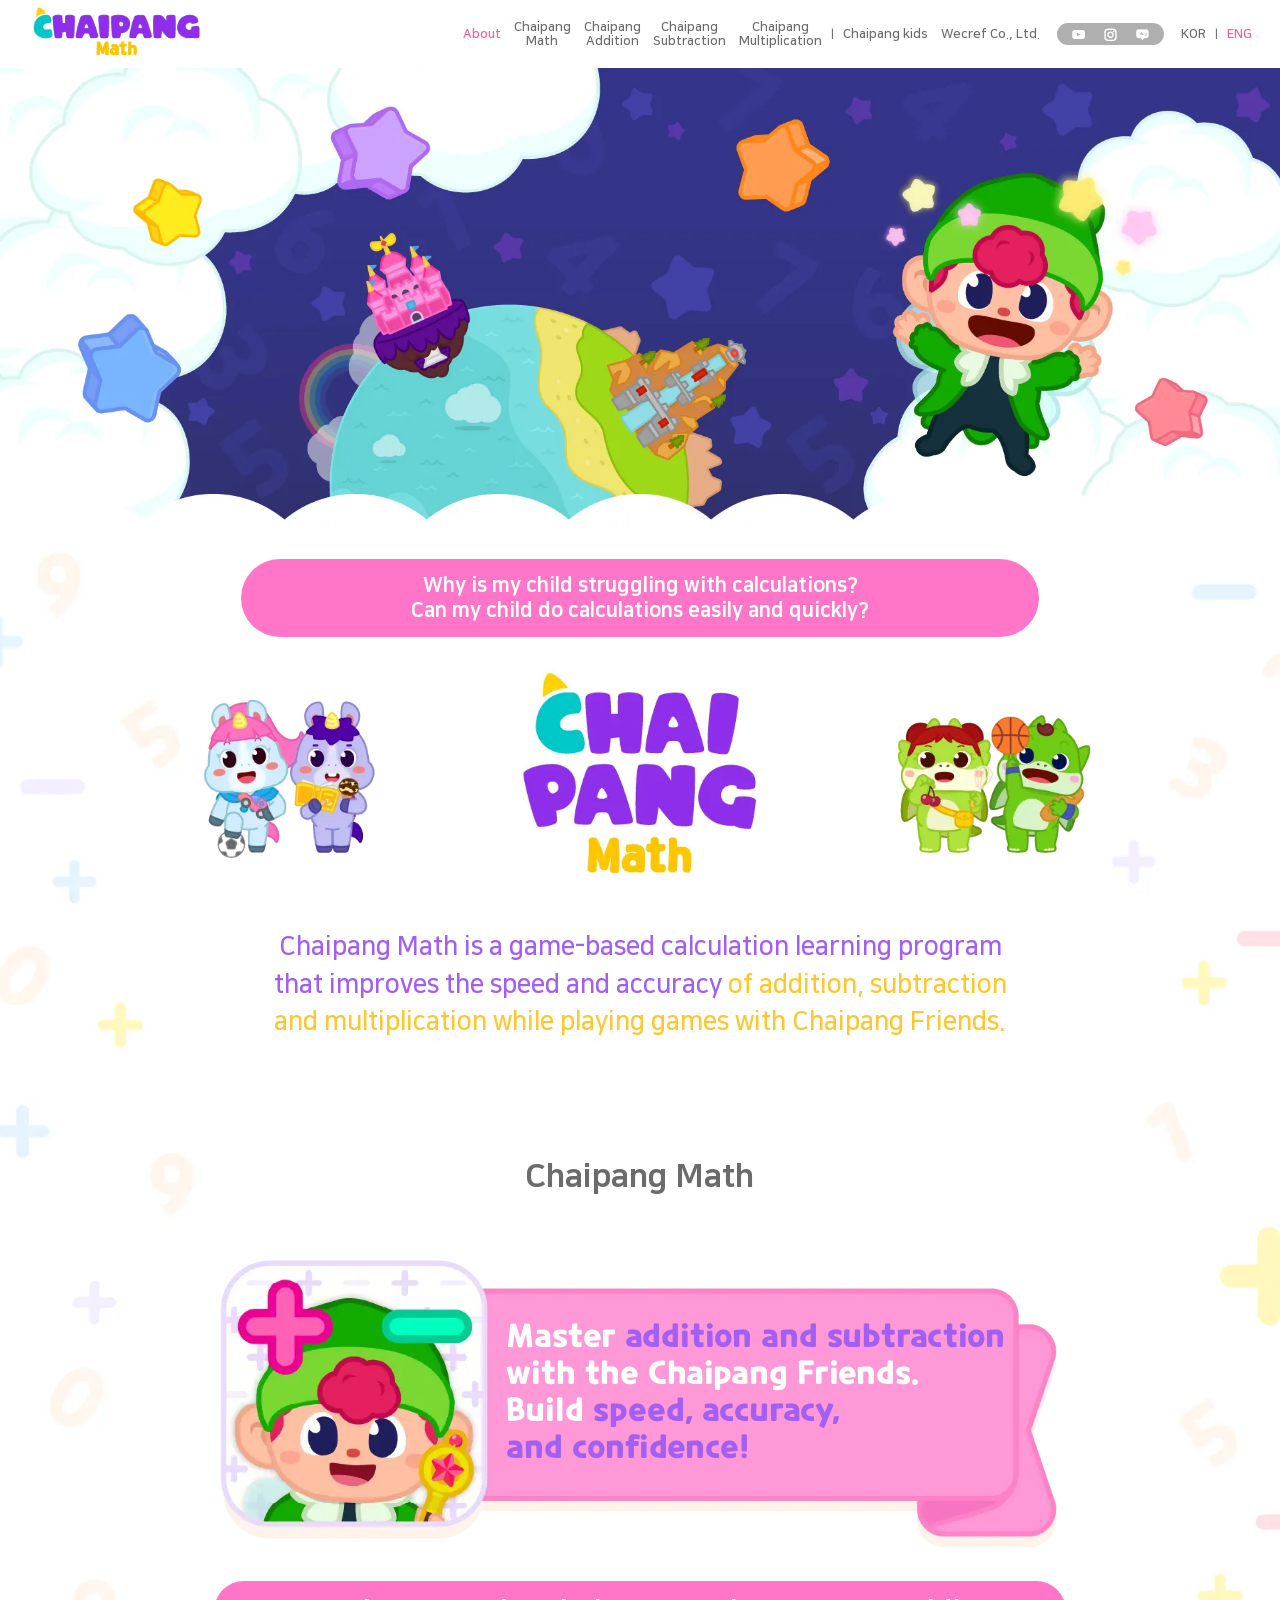
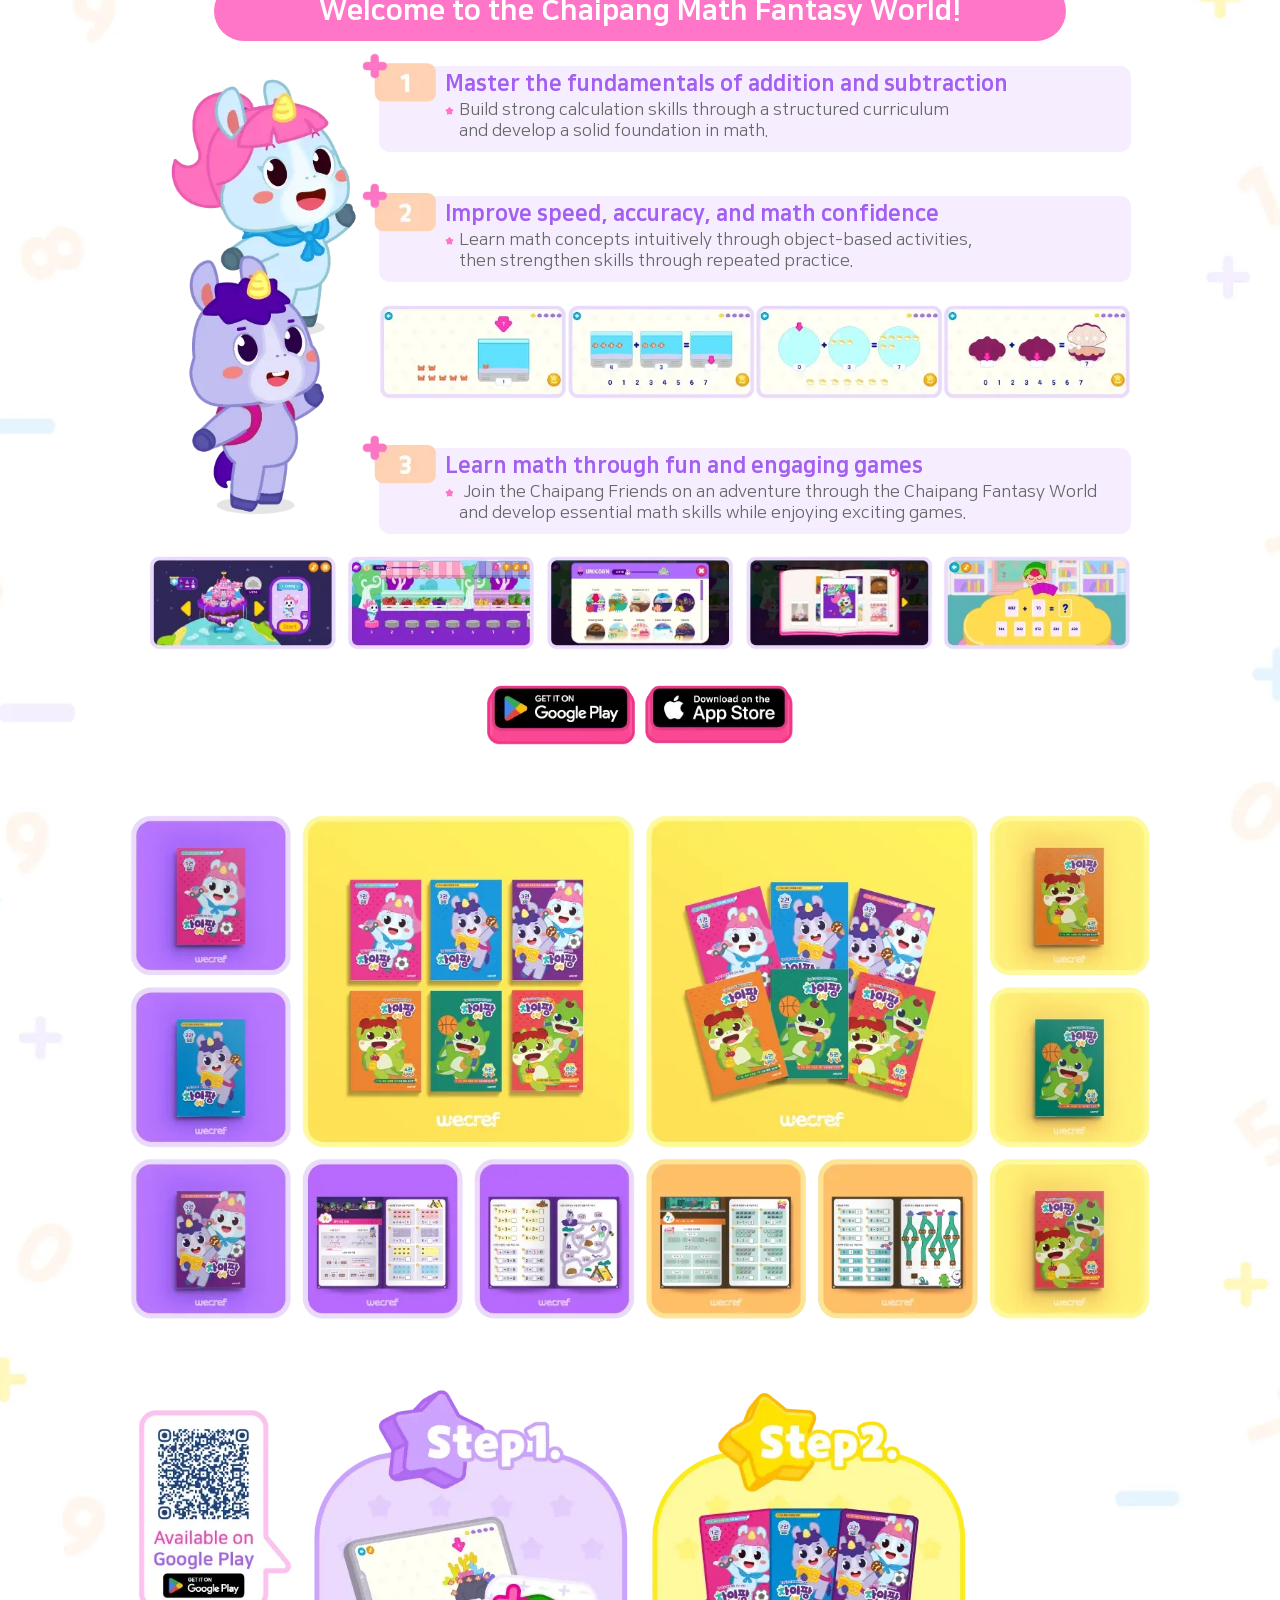
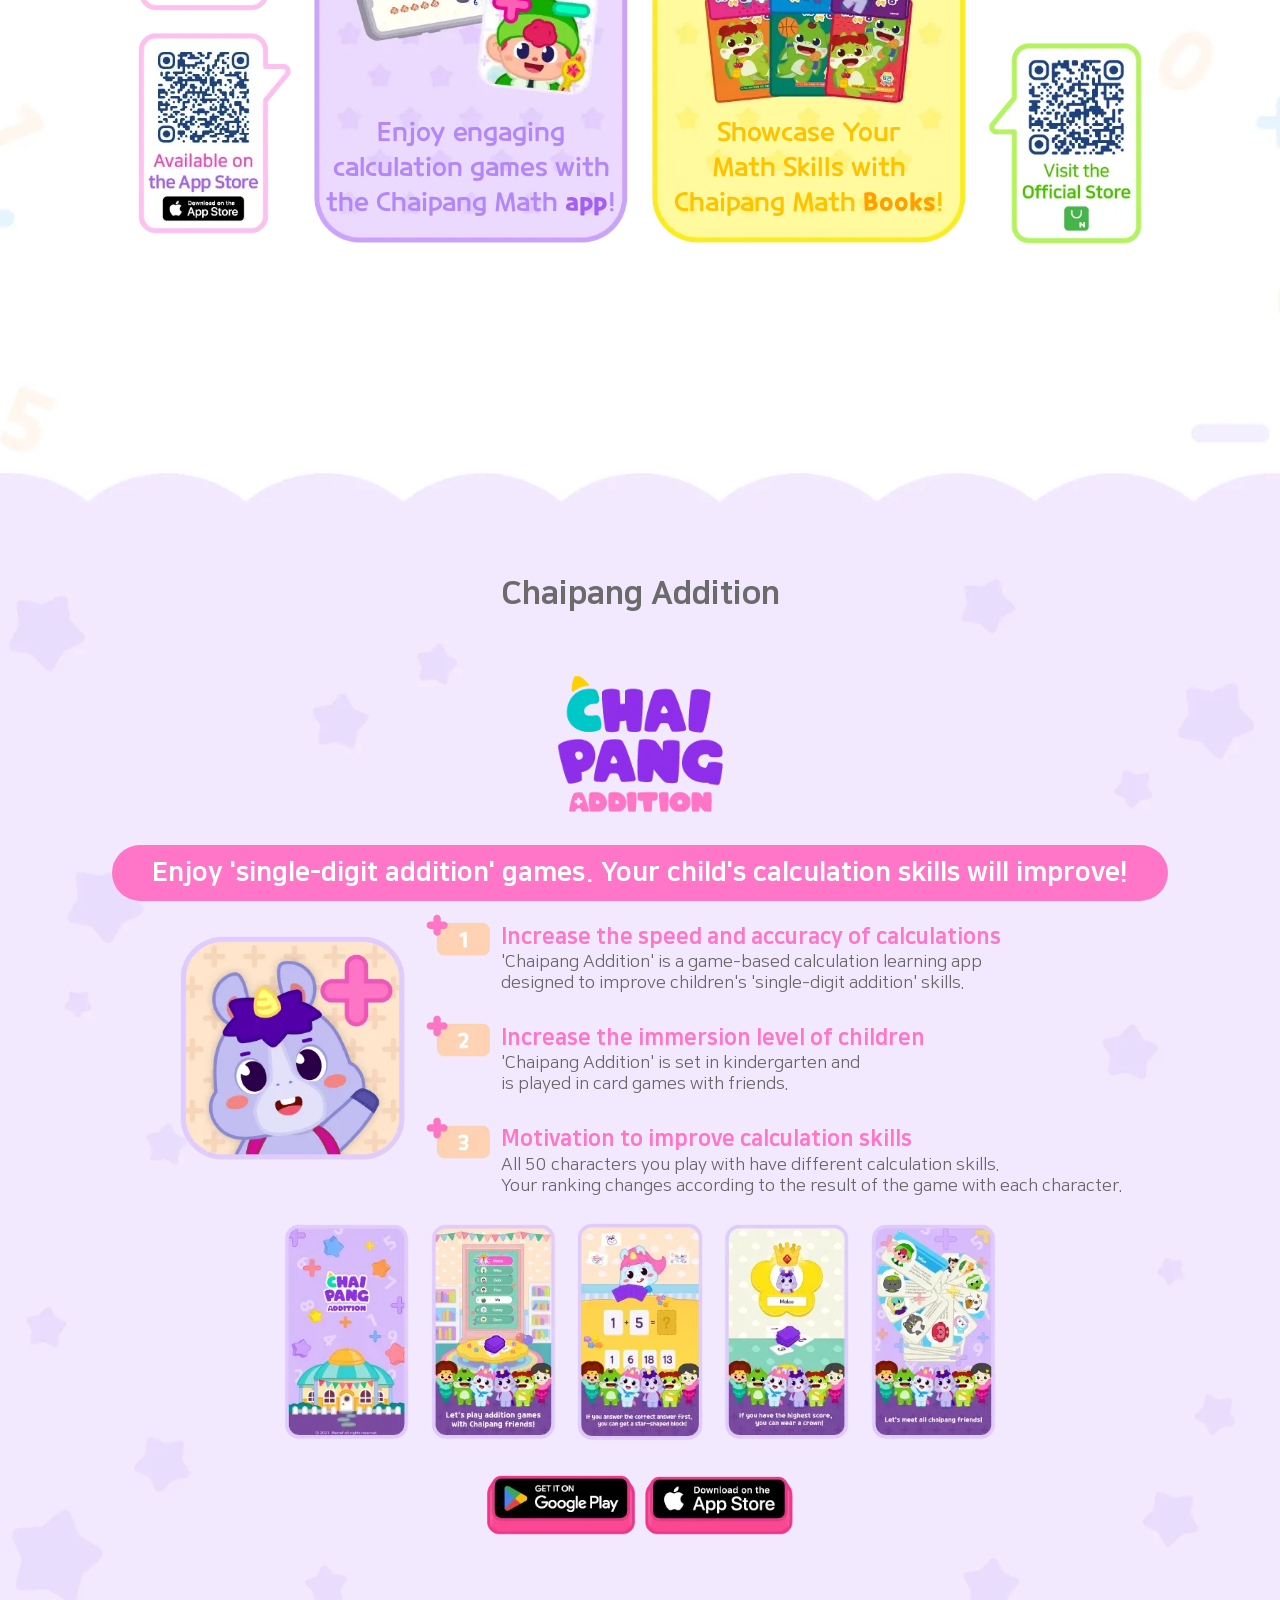
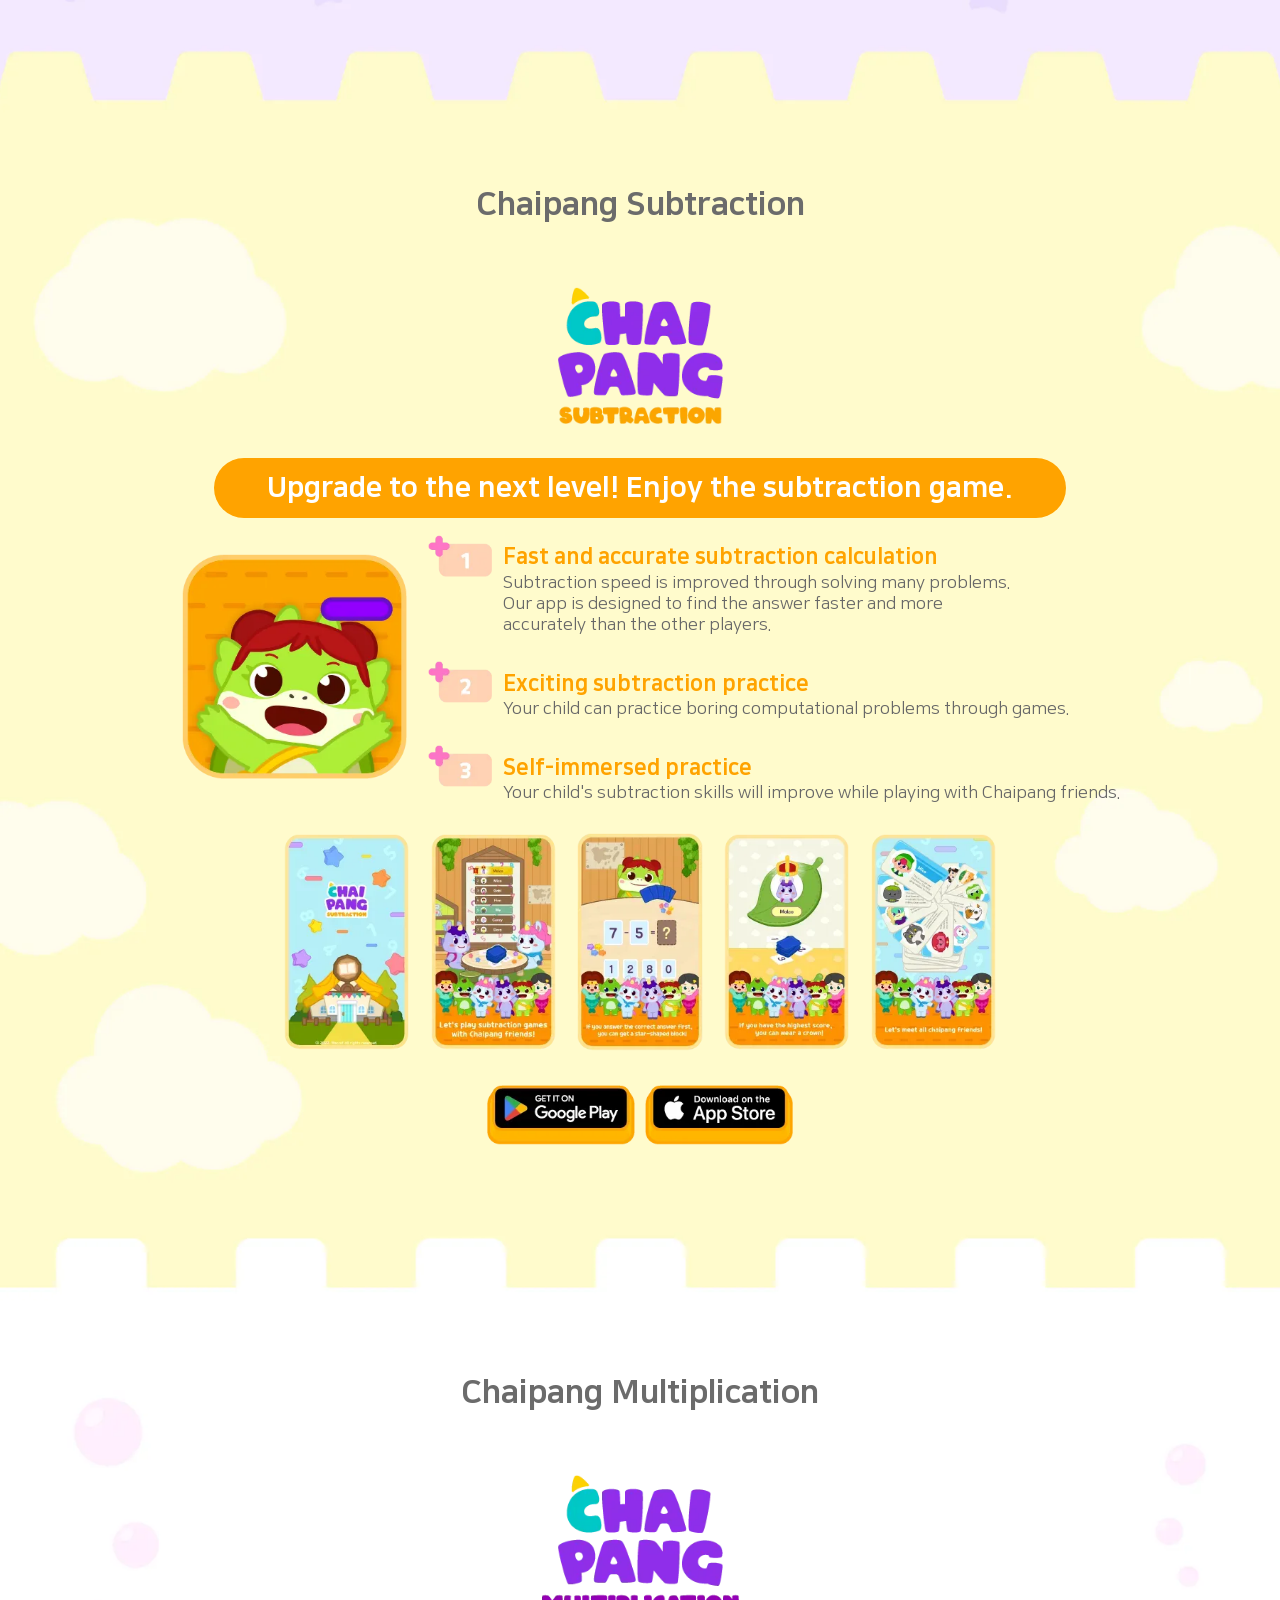
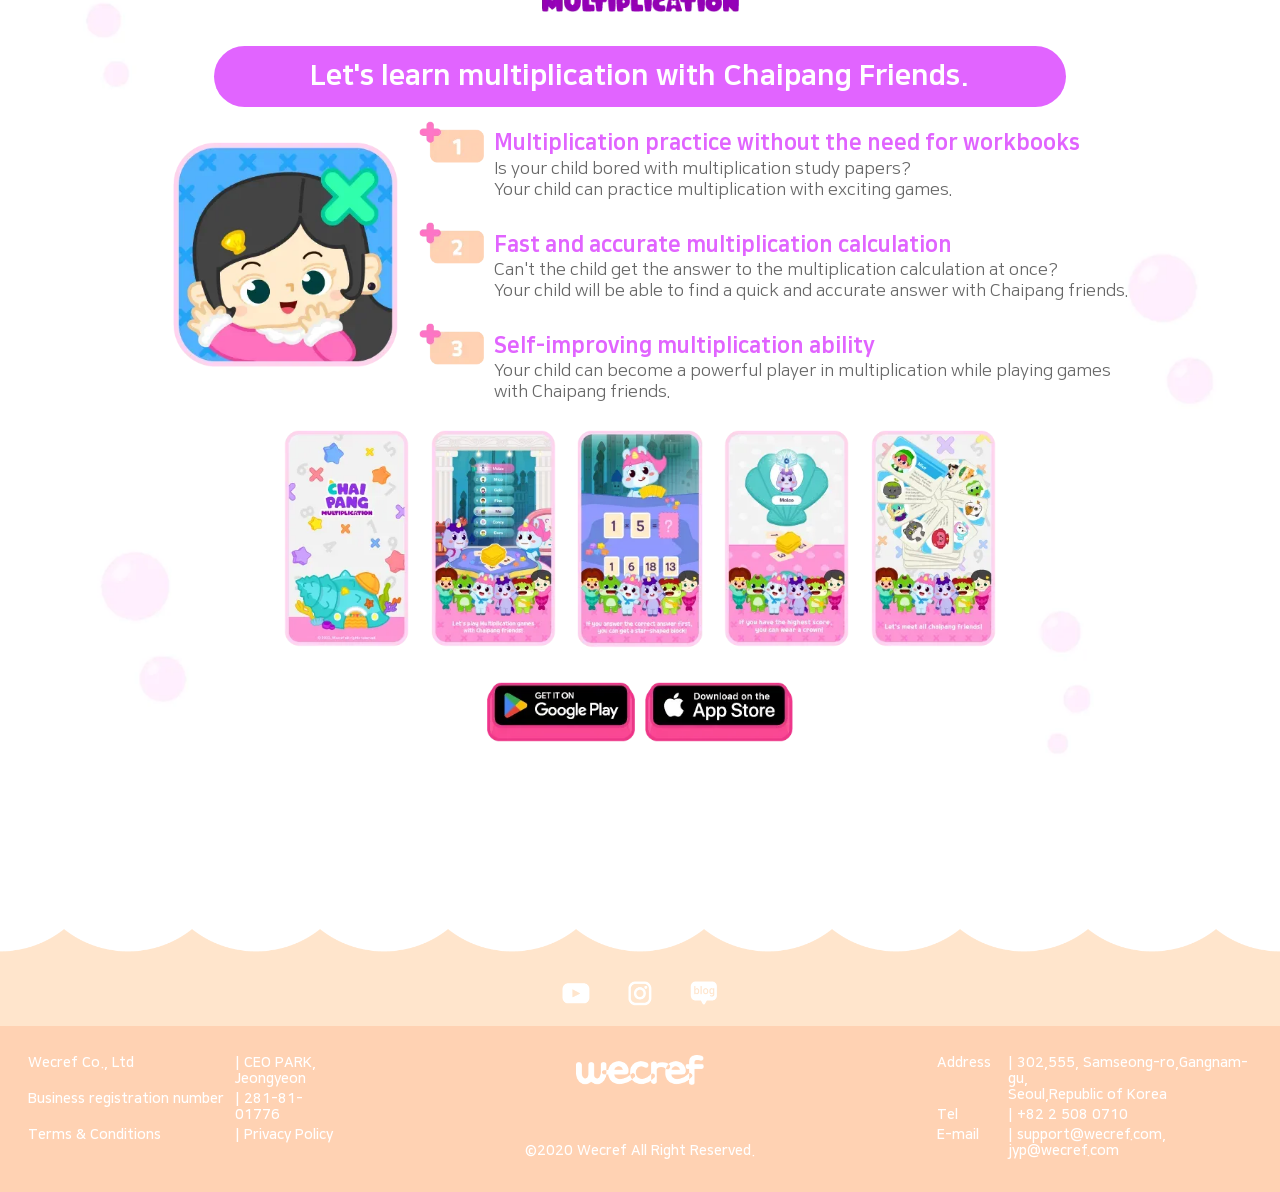
<file: index.html>
<!DOCTYPE html>
<html lang="en">

<head>
    <meta charset="UTF-8">
    <meta name="viewport" content="width=device-width, initial-scale=1.0">
    <meta name="Description"
        content="Chaipang Math is a game-based calculation learning program that improves the speed and accuracy of addition, subtraction, and multiplication." />
    <meta name="author" content="K.Moon" />
    <meta name="publisher" content="Wecref" />
    <meta name="copyright" content="2020 Wecref Co., Ltd." />

    <!-- Open Graph meta tags -->
    <meta property="og:type" content="website" />
    <meta property="og:url" content="https://math.chaipangkids.com/" />
    <meta property="og:title" content="Chaipang Math" />
    <meta property="og:image" content="https://math.chaipangkids.com/shared/images/share.png" />
    <meta property="og:description"
        content="Chaipang Math is a game-based calculation learning program that improves the speed and accuracy of addition, subtraction, and multiplication." />
    <meta property="og:site_name" content="Chaipang Math" />
    <meta property="og:locale" content="en_US" />
    <meta property="og:image:width" content="1200" />
    <meta property="og:image:height" content="630" />
    <meta property="og:image:alt" content="Chaipang Math thumbnail" />

    <!-- Twitter Card -->
    <meta name="twitter:card" content="summary_large_image" />
    <meta name="twitter:title" content="Chaipang Math" />
    <meta name="twitter:description" content="Chaipang Math is a game-based calculation learning program that improves the speed and accuracy of addition, subtraction, and multiplication." />
    <meta name="twitter:image" content="https://math.chaipangkids.com/shared/images/share.png" />

    <link rel="shortcut icon" type="image/png" href="./shared/images/wecref_cion.png" />
    <title>Chaipang Math</title>

    <link rel="stylesheet" href="./main.css" />
    <script type="module" src="./main.js"></script>
    <script type="module">
        import { isKorea } from './shared/Language.js';
        isKorea() ? window.location.replace("kr_index.html") : window.location.replace("en_index.html");
    </script>
</head>

<body>

</body>

</html>
</file>
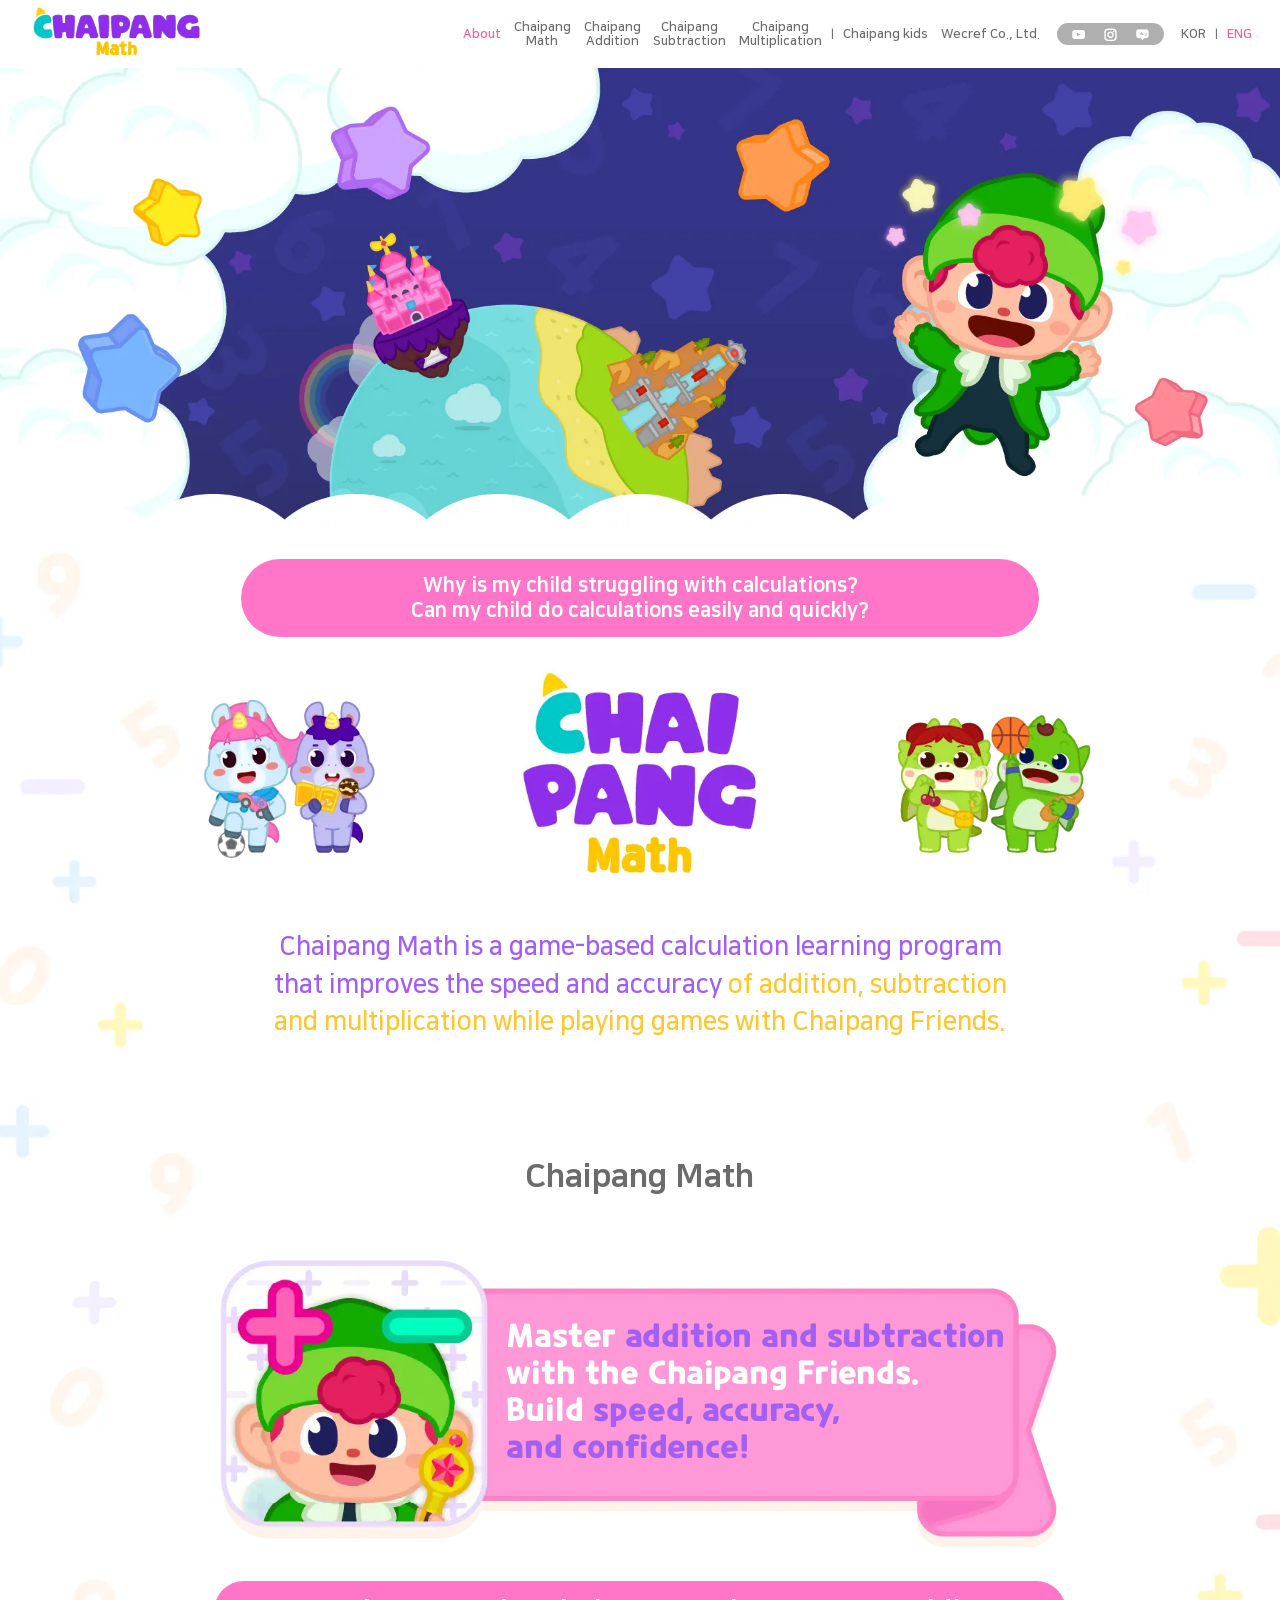
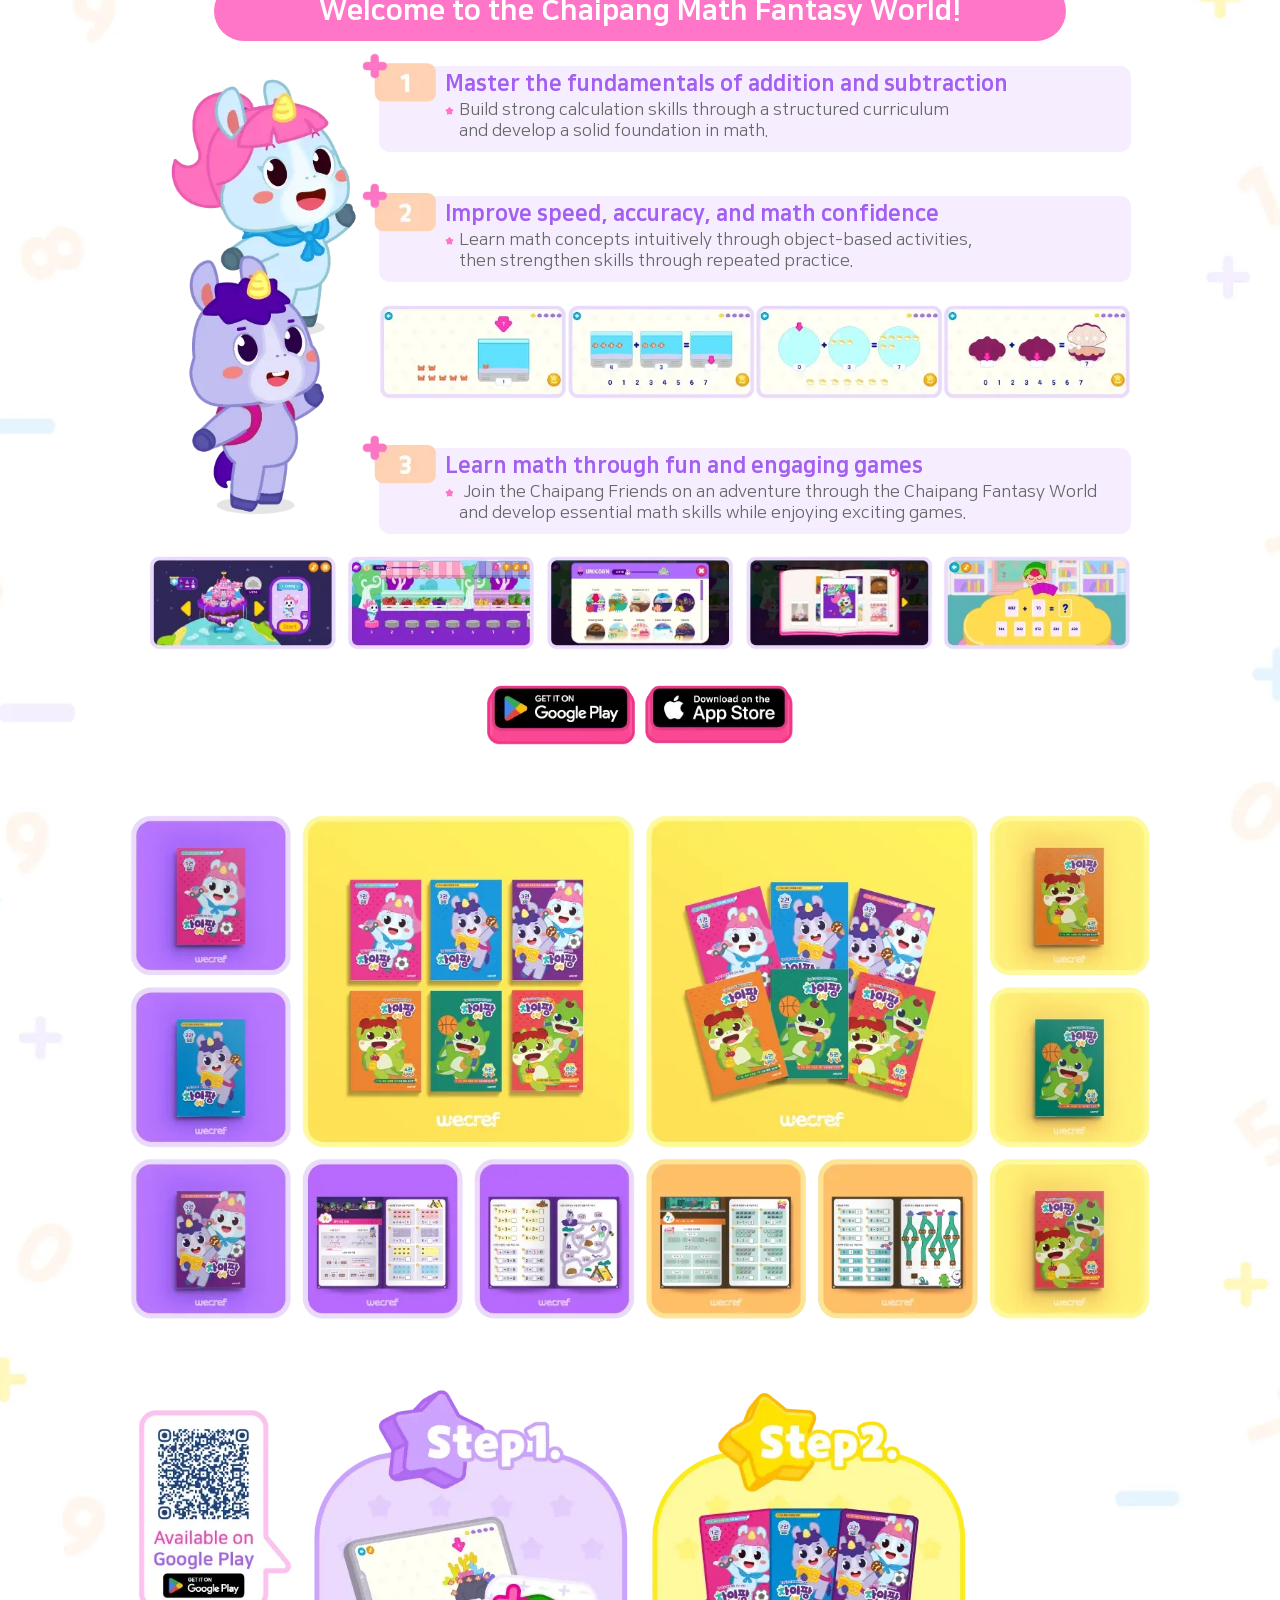
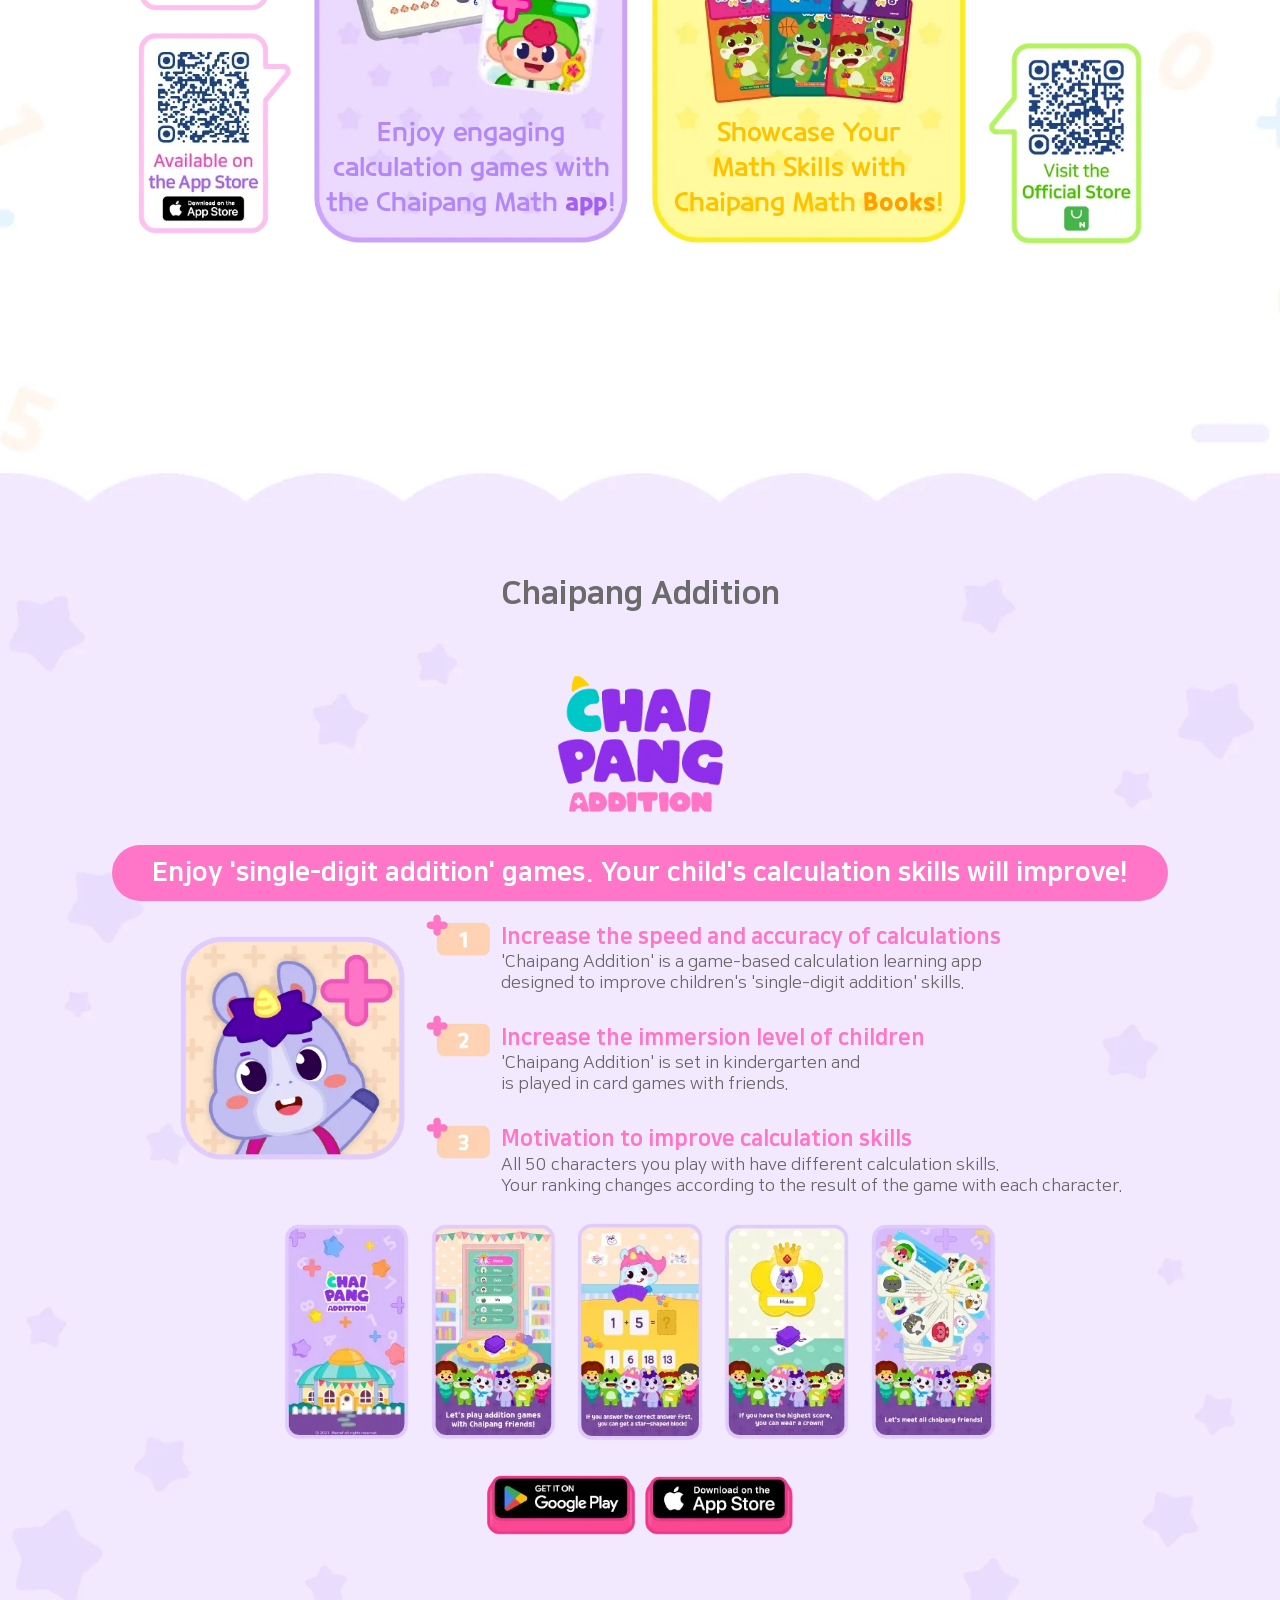
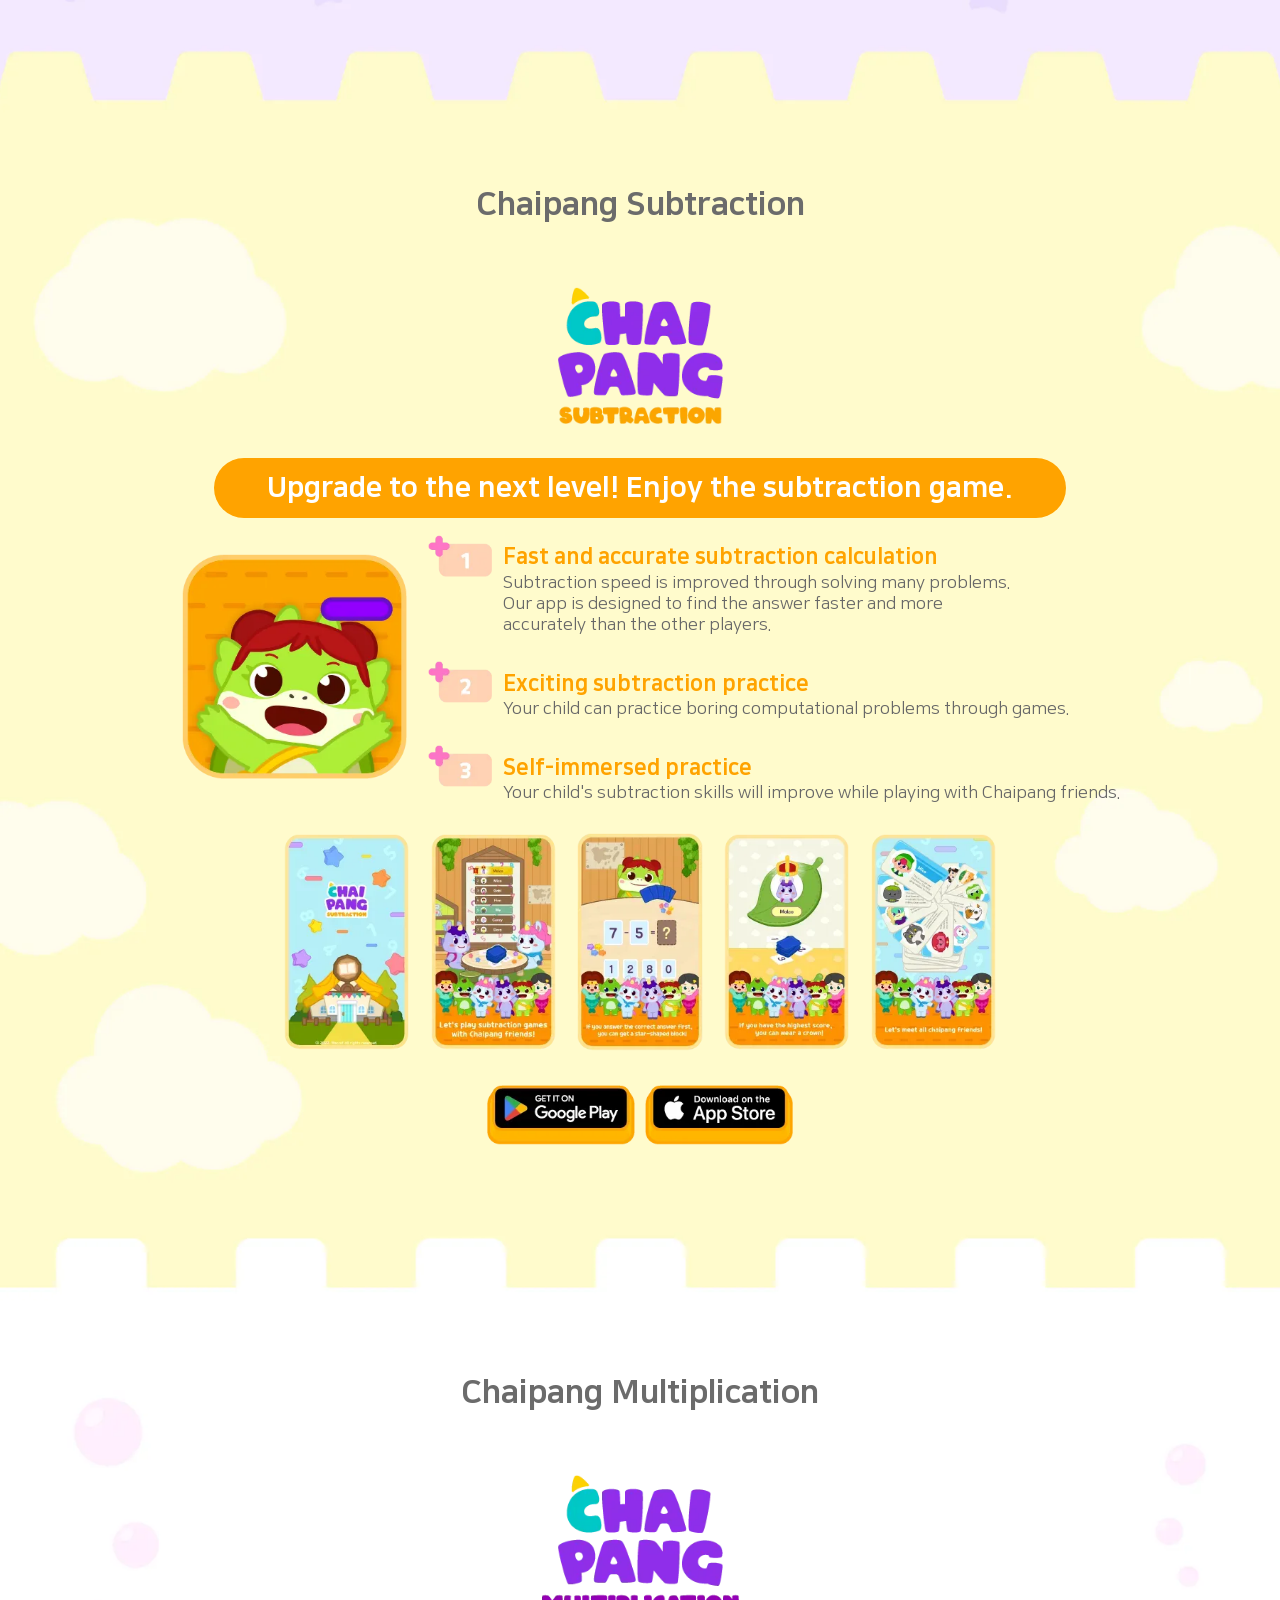
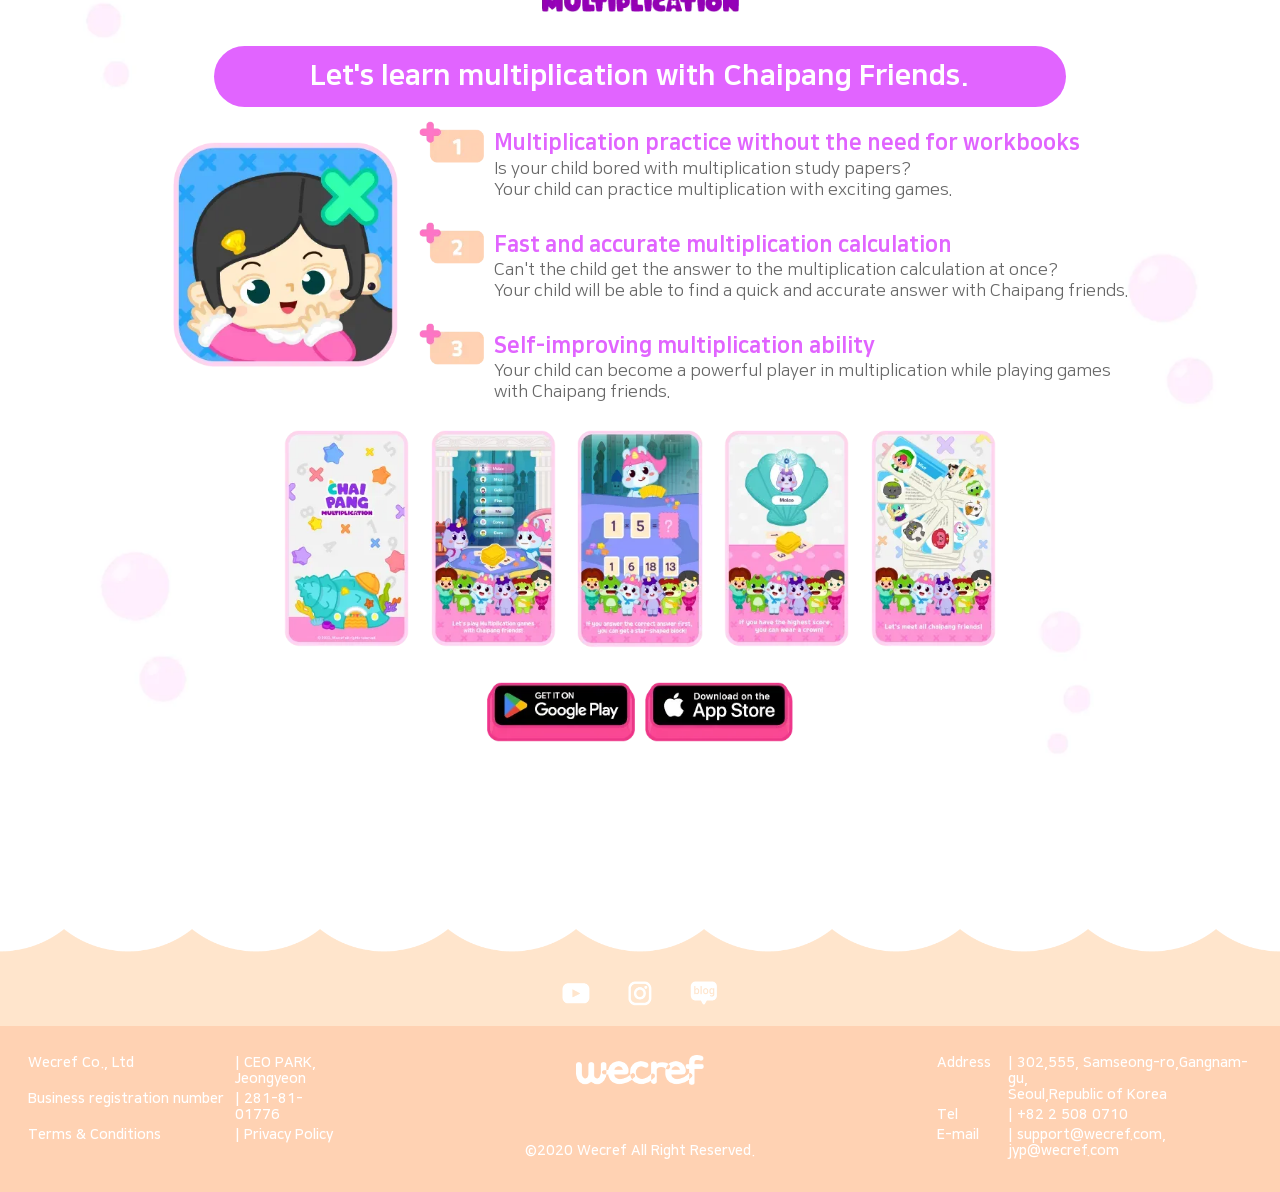
<file: en_index.html>
<!DOCTYPE html>
<html lang="en">

<head>
    <meta charset="UTF-8">
    <meta name="viewport" content="width=device-width, initial-scale=1.0">
    <meta name="Description"
        content="Chaipang Math is a game-based calculation learning program that improves the speed and accuracy of addition, subtraction, and multiplication." />
    <meta name="author" content="K.Moon" />
    <meta name="publisher" content="Wecref" />
    <meta name="copyright" content="2020 Wecref Co., Ltd." />

    <!-- Open Graph meta tags -->
    <meta property="og:type" content="website" />
    <meta property="og:url" content="https://math.chaipangkids.com/" />
    <meta property="og:title" content="Chaipang Math" />
    <meta property="og:image" content="https://math.chaipangkids.com/shared/images/share.png" />
    <meta property="og:description"
        content="Chaipang Math is a game-based calculation learning program that improves the speed and accuracy of addition, subtraction, and multiplication." />
    <meta property="og:site_name" content="Chaipang Math" />
    <meta property="og:locale" content="en_US" />
    <meta property="og:image:width" content="1200" />
    <meta property="og:image:height" content="630" />
    <meta property="og:image:alt" content="Chaipang Math thumbnail" />

    <!-- Twitter Card -->
    <meta name="twitter:card" content="summary_large_image" />
    <meta name="twitter:title" content="Chaipang Math" />
    <meta name="twitter:description" content="Chaipang Math is a game-based calculation learning program that improves the speed and accuracy of addition, subtraction, and multiplication." />
    <meta name="twitter:image" content="https://math.chaipangkids.com/shared/images/share.png" />

    <link rel="shortcut icon" type="image/png" href="./shared/images/wecref_cion.png" />
    <title>Chaipang Math</title>

    <link rel="stylesheet" href="./main.css" />
    <script type="module" src="./main.js"></script>
</head>

<body>
    <span id="menu-main"></span>
    <nav class="en">
        <div class="nav-header">
            <a href="/" class="logo">
                <picture><source srcset="./components/nav/images/siteNavBi_en.webp" type="image/webp"><img src="./components/nav/images/siteNavBi_en.png" alt="Wecref" /></picture>
            </a>
            <button class="menu-toggle" aria-label="Menu">
                <img src="./components/nav/images/list_white_48dp.svg" alt="Menu" />
            </button>
        </div>
        <div class="nav-body">
            <ul class="nav-menus">
                <li><a href="#menu-main">About</a></li>
                <li><a href="#menu-math">Chaipang<br>Math</a></li>
                <li><a href="#menu-addition">Chaipang<br>Addition</a></li>
                <li><a href="#menu-subtraction">Chaipang<br>Subtraction</a></li>
                <li><a href="#menu-multiplication">Chaipang<br>Multiplication</a></li>
                <li><a href="https://chaipangkids.com/en_index.html">Chaipang kids</a></li>
                <li><a href="https://wecref.com/en_index.html">Wecref Co., Ltd.</a></li>
            </ul>
            <ul class="social-links">
                <li>
                    <a href="https://www.youtube.com/channel/UCpsxCqG0PIUx75o36Si4ptA" target="_blank">
                        <picture>
                            <source srcset="./shared/images/youtubeLogo.webp" type="image/webp">
                            <img src="./shared/images/youtubeLogo.png" alt="YouTube">
                        </picture>
                    </a>
                </li>
                <li>
                    <a href="https://www.instagram.com/chaipang.kids" target="_blank">
                        <picture>
                            <source srcset="./shared/images/instagramLogo.webp" type="image/webp">
                            <img src="./shared/images/instagramLogo.png" alt="Instagram">
                        </picture>
                    </a>
                </li>
                <li>
                    <a href="https://blog.naver.com/chaipang_kids" target="_blank">
                        <picture>
                            <source srcset="./shared/images/blogLogo.webp" type="image/webp">
                            <img src="./shared/images/blogLogo.png" alt="Blog">
                        </picture>
                    </a>
                </li>
            </ul>
            <ul class="language-selector">
                <li><a href="kr_index.html">KOR</a></li>
                <li><a href="en_index.html" class="active">ENG</a></li>
            </ul>
        </div>
    </nav>

    <div id="contents-main" class="en">
        <picture>
            <source srcset="./components/hero/images/banner_BG.webp" type="image/webp">
            <img src="./components/hero/images/banner_BG.png" alt="" />
        </picture>
    </div>
    <span id="menu-math"></span>
    <div class="en contents-card">
        <picture class="bg">
            <source srcset="./components/section-product/images/BG_1.webp" type="image/webp">
            <img src="./components/section-product/images/BG_1.png" alt="" />
        </picture>
        <div class="hero-content">
            <div class="pink-rectangle">
                <p>Why is my child struggling with calculations?</p>
                <p>Can my child do calculations easily and quickly?</p>
            </div>
            <div class="hero-images">
                <picture class="side">
                    <source srcset="./components/hero/images/Main_CM.webp" type="image/webp">
                    <img src="./components/hero/images/Main_CM.png" alt="" />
                </picture>
                <picture class="logo"><source srcset="./shared/images/Website_Chaipang_Math.webp" type="image/webp"><img src="./shared/images/Website_Chaipang_Math.png" alt="Chaipang Math" /></picture>
                <picture class="side">
                    <source srcset="./components/hero/images/Main_DG.webp" type="image/webp">
                    <img src="./components/hero/images/Main_DG.png" alt="" />
                </picture>
            </div>
            <div class="info">
                <p>
                    <span class="hero-dt">
                        <span class="TxtNeon00">Chaipang Math is a game-based calculation learning program<br>
                        that improves the speed and accuracy</span> of addition, subtraction<br>
                        and multiplication while playing games with Chaipang Friends.
                    </span>
                    <span class="hero-mb">
                        <span class="TxtNeon00">Chaipang Math is a game-based calculation learning<br>
                        program that improves the speed and accuracy</span><br>
                        of addition, subtraction and multiplication<br>
                        while playing games with Chaipang Friends.
                    </span>
                </p>
            </div>
        </div>
        <div class="title">
            <p>Chaipang Math</p>
<div class="math-title-wrap">
                <picture class="math-title"><source srcset="./components/section-product/images/App_Icon_Math.webp" type="image/webp"><img src="./components/section-product/images/App_Icon_Math.png" alt="Chaipang Math" /></picture>
                <div class="title-text">
                    <p>Master <span class="highlight">addition and subtraction</span><br>with the Chaipang Friends.<br>Build <span class="highlight">speed, accuracy,<br>and confidence!</span></p>
                </div>
            </div>
        </div>
        <div class="pink-rectangle">
            <p>Welcome to the Chaipang Math<br class="responsive-break"> Fantasy World!</p>
        </div>

        <div class="info">
            <picture><source srcset="./components/section-product/images/ConzyMalco.webp" type="image/webp"><img class="icon" src="./components/section-product/images/ConzyMalco.png" alt="Chaipang Math icon" /></picture>
            <div class="texts">
                <div>
                    <picture><source srcset="./components/section-product/images/en/1_EN.webp" type="image/webp"><img src="./components/section-product/images/en/1_EN.png" alt="Number 1" /></picture>
                    <div>
                        <h1>Master the fundamentals<br class="responsive-break"> of addition and subtraction</h1>
                        <p>Build strong calculation skills<br class="responsive-break"> through a structured curriculum</p>
                        <p>and develop a solid foundation in math.</p>
                    </div>
                </div>

                <div>
                    <picture><source srcset="./components/section-product/images/en/2_EN.webp" type="image/webp"><img src="./components/section-product/images/en/2_EN.png" alt="Number 2" /></picture>
                    <div>
                        <h1>Improve speed, accuracy,<br class="responsive-break"> and math confidence</h1>
                        <p>Learn math concepts intuitively<br class="responsive-break"> through object-based activities,</p>
                        <p>then strengthen skills through repeated practice.</p>
                    </div>
                </div>

                                <div class="screenshots">
                    <picture><source srcset="./components/section-product/images/en/2_screenshot_1_EN.webp" type="image/webp"><img src="./components/section-product/images/en/2_screenshot_1_EN.png" alt="" /></picture>
                    <picture><source srcset="./components/section-product/images/en/2_screenshot_2_EN.webp" type="image/webp"><img src="./components/section-product/images/en/2_screenshot_2_EN.png" alt="" /></picture>
                    <picture><source srcset="./components/section-product/images/en/2_screenshot_3_EN.webp" type="image/webp"><img src="./components/section-product/images/en/2_screenshot_3_EN.png" alt="" /></picture>
                    <picture><source srcset="./components/section-product/images/en/2_screenshot_4_EN.webp" type="image/webp"><img src="./components/section-product/images/en/2_screenshot_4_EN.png" alt="" /></picture>
                </div>

                <div>
                    <picture><source srcset="./components/section-product/images/en/3_EN.webp" type="image/webp"><img src="./components/section-product/images/en/3_EN.png" alt="Number 3" /></picture>
                    <div>
                        <h1>Learn math through<br class="responsive-break"> fun and engaging games</h1>
                        <p>
                            <span class="text-dt">Join the Chaipang Friends on an adventure through the Chaipang Fantasy World<br>
                            and develop essential math skills while enjoying exciting games.</span>
                            <span class="text-mb">Join the Chaipang Friends on an adventure through<br class="responsive-break">
                            the Chaipang Fantasy World and develop<br class="responsive-break">
                            essential math skills while enjoying exciting games.</span>
                        </p>
                    </div>
                </div>
            </div>
        </div>

        <div class="showcase-type01">
            <picture><source srcset="./components/section-product/images/en/3_screenshot_1_EN.webp" type="image/webp"><img src="./components/section-product/images/en/3_screenshot_1_EN.png" alt="Number 1"></picture>
            <picture><source srcset="./components/section-product/images/en/3_screenshot_2_EN.webp" type="image/webp"><img src="./components/section-product/images/en/3_screenshot_2_EN.png" alt="Number 2"></picture>
            <picture><source srcset="./components/section-product/images/en/3_screenshot_3_EN.webp" type="image/webp"><img src="./components/section-product/images/en/3_screenshot_3_EN.png" alt="Number 3"></picture>
            <picture><source srcset="./components/section-product/images/en/3_screenshot_4_EN.webp" type="image/webp"><img src="./components/section-product/images/en/3_screenshot_4_EN.png" alt="Screenshot 4"></picture>
            <picture><source srcset="./components/section-product/images/en/3_screenshot_5_EN.webp" type="image/webp"><img src="./components/section-product/images/en/3_screenshot_5_EN.png" alt="Screenshot 5"></picture>
        </div>

        <div class="link">
            <a href="https://play.google.com/store/apps/details?id=com.wecref.edu.chaipang.math&hl=en" target="_blank">
                <picture><source srcset="./components/section-product/images/button_GooglePlay_cn.webp" type="image/webp"><img src="./components/section-product/images/button_GooglePlay_cn.png" alt="Google Play"></picture></a>
            <a href="https://apps.apple.com/us/app/chaipang-math/id6449987310" target="_blank">
                <picture><source srcset="./components/section-product/images/button_AppStore_cn.webp" type="image/webp"><img src="./components/section-product/images/button_AppStore_cn.png" alt="App Store"></picture></a>
        </div>

        <div class="showcase-type03">
            <picture><source srcset="./components/section-product/images/Book.webp" type="image/webp"><img src="./components/section-product/images/Book.png" alt="" /></picture>
        </div>

        <div class="showcase-step">
            <div class="step-group">
                <div class="step-buttons">
                    <a href="https://play.google.com/store/apps/details?id=com.wecref.edu.chaipang.math&hl=en" target="_blank">
                    <picture><source srcset="./components/section-product/images/en/Step1_GooglePlay_EN.webp" type="image/webp"><img src="./components/section-product/images/en/Step1_GooglePlay_EN.png" alt="" /></picture></a>
                    <a href="https://apps.apple.com/us/app/chaipang-math/id6449987310" target="_blank">
                    <picture><source srcset="./components/section-product/images/en/Step1_Appstore_EN.webp" type="image/webp"><img src="./components/section-product/images/en/Step1_Appstore_EN.png" alt="" /></picture></a>
                </div>
                <div class="step-item">
                    <picture><source srcset="./components/section-product/images/kr/Step1.webp" type="image/webp"><img src="./components/section-product/images/kr/Step1.png" alt="" /></picture>
                    <div class="step-text">
                        <p>Enjoy engaging<br>calculation games with<br>the Chaipang Math <span class="highlight">app</span>!</p>
                    </div>
                </div>
            </div>
            <div class="step-group">
                <div class="step-item">
                    <picture><source srcset="./components/section-product/images/kr/Step2.webp" type="image/webp"><img src="./components/section-product/images/kr/Step2.png" alt="" /></picture>
                    <div class="step-text">
                        <p>Showcase Your<br>Math Skills with<br>Chaipang Math <span class="highlight">Books</span>!</p>
                    </div>
                </div>
                <a href="https://smartstore.naver.com/chaipang_kids" target="_blank"><picture><source srcset="./components/section-product/images/en/Step2_Naver_EN.webp" type="image/webp"><img src="./components/section-product/images/en/Step2_Naver_EN.png" alt="" /></picture></a>
            </div>
        </div>
    </div>
    <span id="menu-addition"></span>
    <div class="en contents-card">
        <picture class="bg">
            <source srcset="./components/section-product/images/BG_2.webp" type="image/webp">
            <img src="./components/section-product/images/BG_2.png" alt="" />
        </picture>
        <div class="title">
            <p>Chaipang Addition</p>
            <picture><source srcset="./components/section-product/images/en/Add_BI_EN.webp" type="image/webp"><img src="./components/section-product/images/en/Add_BI_EN.png" alt="Chaipang Addition" /></picture>
        </div>
        <div class="pink-rectangle">
            <p>Enjoy 'single-digit addition' games.<br class="responsive-break"> Your child's calculation skills will improve!</p>
        </div>

        <div class="info">
            <picture><source srcset="./components/section-product/images/App_Icon_add.webp" type="image/webp"><img class="icon" src="./components/section-product/images/App_Icon_add.png" alt="Chaipang Addition icon" /></picture>
            <div class="texts">
                <div>
                    <picture><source srcset="./components/section-product/images/en/1_EN.webp" type="image/webp"><img src="./components/section-product/images/en/1_EN.png" alt="Number 1" /></picture>
                    <div>
                        <h1>Increase the speed and<br class="responsive-break"> accuracy of calculations</h1>
                        <p>
                            <span class="add-dt">'Chaipang Addition' is a game-based calculation learning app<br>
                            designed to improve children's 'single-digit addition' skills.</span>
                            <span class="add-mb">'Chaipang Addition' is a game-based<br class="responsive-break">
                            calculation learning app designed to improve children's<br class="responsive-break">
                            'single-digit addition' skills.</span>
                        </p>
                    </div>
                </div>

                <div>
                    <picture><source srcset="./components/section-product/images/en/2_EN.webp" type="image/webp"><img src="./components/section-product/images/en/2_EN.png" alt="Number 2" /></picture>
                    <div>
                        <h1>Increase the immersion level of children</h1>
                        <p>'Chaipang Addition' is set in kindergarten and<br>
                        is played in card games with friends.</p>
                    </div>
                </div>

                <div>
                    <picture><source srcset="./components/section-product/images/en/3_EN.webp" type="image/webp"><img src="./components/section-product/images/en/3_EN.png" alt="Number 3" /></picture>
                    <div>
                        <h1>Motivation to improve calculation skills</h1>
                        <p>All 50 characters you play with have<br class="responsive-break"> different calculation skills.</p>
                        <p>Your ranking changes according to<br class="responsive-break"> the result of the game with each character.</p>
                    </div>
                </div>
            </div>
        </div>

        <div class="showcase-type02">
            <picture><source srcset="./components/section-product/images/en/Add_screenshot_1_EN.webp" type="image/webp"><img src="./components/section-product/images/en/Add_screenshot_1_EN.png" alt="Number 1"></picture>
            <picture><source srcset="./components/section-product/images/en/Add_screenshot_2_EN.webp" type="image/webp"><img src="./components/section-product/images/en/Add_screenshot_2_EN.png" alt="Number 2"></picture>
            <picture><source srcset="./components/section-product/images/en/Add_screenshot_3_EN.webp" type="image/webp"><img src="./components/section-product/images/en/Add_screenshot_3_EN.png" alt="Number 3"></picture>
            <picture><source srcset="./components/section-product/images/en/Add_screenshot_4_EN.webp" type="image/webp"><img src="./components/section-product/images/en/Add_screenshot_4_EN.png" alt="Screenshot 4"></picture>
            <picture><source srcset="./components/section-product/images/en/Add_screenshot_5_EN.webp" type="image/webp"><img src="./components/section-product/images/en/Add_screenshot_5_EN.png" alt="Screenshot 5"></picture>
        </div>

        <div class="link">
            <a href="https://play.google.com/store/apps/details?id=com.wecref.chaipang.addition&hl=en" target="_blank">
                <picture><source srcset="./components/section-product/images/button_GooglePlay_cn.webp" type="image/webp"><img src="./components/section-product/images/button_GooglePlay_cn.png" alt="Google Play" /></picture></a>
            <a href="https://apps.apple.com/us/app/chaipang-addition/id1608482068" target="_blank">
                <picture><source srcset="./components/section-product/images/button_AppStore_cn.webp" type="image/webp"><img src="./components/section-product/images/button_AppStore_cn.png" alt="App Store" /></picture></a>
        </div>
    </div>

    <span id="menu-subtraction"></span>
    <div class="en contents-card">
        <picture class="bg">
            <source srcset="./components/section-product/images/BG_3.webp" type="image/webp">
            <img src="./components/section-product/images/BG_3.png" alt="" />
        </picture>
        <div class="title">
            <p>Chaipang Subtraction</p>
            <picture><source srcset="./components/section-product/images/en/Sub_BI_EN.webp" type="image/webp"><img src="./components/section-product/images/en/Sub_BI_EN.png" alt="Chaipang Subtraction" /></picture>
        </div>
        <div class="pink-rectangle">
            <p>Upgrade to the next level!<br class="responsive-break"> Enjoy the subtraction game.</p>
        </div>

        <div class="info">
            <picture><source srcset="./components/section-product/images/App_Icon_sub.webp" type="image/webp"><img class="icon" src="./components/section-product/images/App_Icon_sub.png" alt="Chaipang Subtraction" /></picture>
            <div class="texts">
                <div>
                    <picture><source srcset="./components/section-product/images/en/1_EN.webp" type="image/webp"><img src="./components/section-product/images/en/1_EN.png" alt="Number 1" /></picture>
                    <div>
                        <h1>Fast and accurate subtraction calculation</h1>
                        <p>Subtraction speed is improved through<br class="responsive-break"> solving many problems.</p>
                        <p>
                            <span class="sub-dt">Our app is designed to find the answer faster and more<br>
                            accurately than the other players.</span>
                            <span class="sub-mb">Our app is designed to find the answer<br class="responsive-break">
                            faster and more accurately than the other players.</span>
                        </p>
                    </div>
                </div>

                <div>
                    <picture><source srcset="./components/section-product/images/en/2_EN.webp" type="image/webp"><img src="./components/section-product/images/en/2_EN.png" alt="Number 2" /></picture>
                    <div>
                        <h1>Exciting subtraction practice</h1>
                        <p>Your child can practice boring computational<br class="responsive-break"> problems through games.</p>
                    </div>
                </div>

                <div>
                    <picture><source srcset="./components/section-product/images/en/3_EN.webp" type="image/webp"><img src="./components/section-product/images/en/3_EN.png" alt="Number 3" /></picture>
                    <div>
                        <h1>Self-immersed practice</h1>
                        <p>Your child's subtraction skills will improve<br class="responsive-break"> while playing with Chaipang friends.</p>
                    </div>
                </div>
            </div>
        </div>

        <div class="showcase-type02">
            <picture><source srcset="./components/section-product/images/en/Sub_screenshot_1_EN.webp" type="image/webp"><img src="./components/section-product/images/en/Sub_screenshot_1_EN.png" alt="Number 1"></picture>
            <picture><source srcset="./components/section-product/images/en/Sub_screenshot_2_EN.webp" type="image/webp"><img src="./components/section-product/images/en/Sub_screenshot_2_EN.png" alt="Number 2"></picture>
            <picture><source srcset="./components/section-product/images/en/Sub_screenshot_3_EN.webp" type="image/webp"><img src="./components/section-product/images/en/Sub_screenshot_3_EN.png" alt="Number 3"></picture>
            <picture><source srcset="./components/section-product/images/en/Sub_screenshot_4_EN.webp" type="image/webp"><img src="./components/section-product/images/en/Sub_screenshot_4_EN.png" alt="Screenshot 4"></picture>
            <picture><source srcset="./components/section-product/images/en/Sub_screenshot_5_EN.webp" type="image/webp"><img src="./components/section-product/images/en/Sub_screenshot_5_EN.png" alt="Screenshot 5"></picture>
        </div>

        <div class="link">
            <a href="https://play.google.com/store/apps/details?id=com.wecref.chaipang.subtraction&hl=en" target="_blank">
                <picture><source srcset="./components/section-product/images/website_Chaipangkids_b_google.webp" type="image/webp"><img src="./components/section-product/images/website_Chaipangkids_b_google.png" alt="Google Play" /></picture></a>
            <a href="https://apps.apple.com/us/app/chaipang-subtraction/id1614401871" target="_blank">
                <picture><source srcset="./components/section-product/images/website_Chaipangkids_b_appstore.webp" type="image/webp"><img src="./components/section-product/images/website_Chaipangkids_b_appstore.png" alt="App Store" /></picture></a>
        </div>
    </div>

    <span id="menu-multiplication"></span>
    <div class="en contents-card">
        <picture class="bg">
            <source srcset="./components/section-product/images/BG_4.webp" type="image/webp">
            <img src="./components/section-product/images/BG_4.png" alt="" />
        </picture>
        <div class="title">
            <p>Chaipang Multiplication</p>
            <picture><source srcset="./components/section-product/images/en/Mult_BI_EN.webp" type="image/webp"><img src="./components/section-product/images/en/Mult_BI_EN.png" alt="Chaipang Multiplication" /></picture>
        </div>
        <div class="pink-rectangle">
            <p>Let's learn multiplication<br class="responsive-break"> with Chaipang Friends.</p>
        </div>

        <div class="info">
            <picture><source srcset="./components/section-product/images/MultiplicationIcon.webp" type="image/webp"><img class="icon" src="./components/section-product/images/MultiplicationIcon.png" alt="Chaipang Multiplication" /></picture>
            <div class="texts">
                <div>
                    <picture><source srcset="./components/section-product/images/en/1_EN.webp" type="image/webp"><img src="./components/section-product/images/en/1_EN.png" alt="Number 1" /></picture>
                    <div>
                        <h1>Multiplication practice<br class="responsive-break"> without the need for workbooks</h1>
                        <p>Is your child bored with multiplication study papers?</p>
                        <p>Your child can practice multiplication<br class="responsive-break"> with exciting games.</p>
                    </div>
                </div>

                <div>
                    <picture><source srcset="./components/section-product/images/en/2_EN.webp" type="image/webp"><img src="./components/section-product/images/en/2_EN.png" alt="Number 2" /></picture>
                    <div>
                        <h1>Fast and accurate multiplication calculation</h1>
                        <p>Can't the child get the answer to the<br class="responsive-break"> multiplication calculation at once?</p>
                        <p>Your child will be able to find a quick<br class="responsive-break"> and accurate answer with Chaipang friends.</p>
                    </div>
                </div>

                <div>
                    <picture><source srcset="./components/section-product/images/en/3_EN.webp" type="image/webp"><img src="./components/section-product/images/en/3_EN.png" alt="Number 3" /></picture>
                    <div>
                        <h1>Self-improving multiplication ability</h1>
                        <p>
                            <span class="mul-dt">Your child can become a powerful player in multiplication while playing games<br>
                            with Chaipang friends.</span>
                            <span class="mul-mb">Your child can become a powerful player<br class="responsive-break">in multiplication while playing games<br class="responsive-break">with Chaipang friends.</span>
                        </p>

                    </div>
                </div>
            </div>
        </div>

        <div class="showcase-type02">
            <picture><source srcset="./components/section-product/images/en/Mult_screenshot_1_EN.webp" type="image/webp"><img src="./components/section-product/images/en/Mult_screenshot_1_EN.png" alt="Number 1"></picture>
            <picture><source srcset="./components/section-product/images/en/Mult_screenshot_2_EN.webp" type="image/webp"><img src="./components/section-product/images/en/Mult_screenshot_2_EN.png" alt="Number 2"></picture>
            <picture><source srcset="./components/section-product/images/en/Mult_screenshot_3_EN.webp" type="image/webp"><img src="./components/section-product/images/en/Mult_screenshot_3_EN.png" alt="Number 3"></picture>
            <picture><source srcset="./components/section-product/images/en/Mult_screenshot_4_EN.webp" type="image/webp"><img src="./components/section-product/images/en/Mult_screenshot_4_EN.png" alt="Screenshot 4"></picture>
            <picture><source srcset="./components/section-product/images/en/Mult_screenshot_5_EN.webp" type="image/webp"><img src="./components/section-product/images/en/Mult_screenshot_5_EN.png" alt="Screenshot 5"></picture>
        </div>

        <div class="link">
            <a href="https://play.google.com/store/apps/details?id=com.wecref.chaipang.multiplication&hl=en" target="_blank">
                <picture><source srcset="./components/section-product/images/button_GooglePlay_cn.webp" type="image/webp"><img src="./components/section-product/images/button_GooglePlay_cn.png" alt="Google Play" /></picture></a>
            <a href="https://apps.apple.com/us/app/chaipang-multiplication/id1615331704" target="_blank">
                <picture><source srcset="./components/section-product/images/button_AppStore_cn.webp" type="image/webp"><img src="./components/section-product/images/button_AppStore_cn.png" alt="App Store" /></picture></a>
        </div>
    </div>

    <div id="waveDecoDown"></div>
    <footer>
        <ul class="footer-links">
            <li><a href="https://www.youtube.com/channel/UCpsxCqG0PIUx75o36Si4ptA" target="_blank" rel="noopener noreferrer"><picture><source srcset="./components/footer/images/ICON_Youtube.webp" type="image/webp"><img
                         src="./components/footer/images/ICON_Youtube.png" alt="YouTube" /></picture></a></li>
            <li><a href="https://www.instagram.com/chaipang.kids" target="_blank" rel="noopener noreferrer"><picture><source srcset="./components/footer/images/ICON_Instagram.webp" type="image/webp"><img src="./components/footer/images/ICON_Instagram.png"
                         alt="Instagram" /></picture></a></li>
            <li><a href="https://blog.naver.com/chaipang_kids" target="_blank" rel="noopener noreferrer"><picture><source srcset="./components/footer/images/ICON_Blog.webp" type="image/webp"><img src="./components/footer/images/ICON_Blog.png"
                         alt="Blog" /></picture></a>
            </li>
        </ul>
        <div class="footer-info footer-row">
            <ul class="info-list">
                <li><span>Wecref Co., Ltd</span><span>| CEO PARK, Jeongyeon</span></li>
                <li><span>Business registration number</span><span>| 281-81-01776</span></li>
                <li><span>Terms & Conditions</span><span>| Privacy Policy</span></li>
            </ul>
            <ul class="info-list">
                <li><picture><source srcset="./components/footer/images/source_2.webp" type="image/webp"><img src="./components/footer/images/source_2.png" alt="Wecref" /></picture></li>
                <li>&copy;2020 Wecref All Right Reserved.</li>
            </ul>
            <ul class="info-list">
                <li><span>Address</span><span>| 302,555, Samseong-ro,Gangnam-gu, <br class="responsive-break">Seoul,Republic of Korea</span></li>
                <li><span>Tel</span><span>| +82 2 508 0710</span></li>
                <li><span>E-mail</span><span>| support@wecref.com, jyp@wecref.com</span></li>
            </ul>
        </div>
        <div class="footer-col">
            <div class="col-cards">
                <p><strong>Wecref Co., Ltd</strong> <span>CEO PARK, Jeongyeon</span></p>
                <p><strong>Business Registration Number</strong> <span>281-81-01776</span></p>
                <p><span class="label">Terms &amp; Conditions</span> <span>Privacy Policy</span></p>
                <p><strong>Tel</strong> <span>+82 2 508 0710</span></p>
                <p><strong>Address</strong> <span>302,555, Samseong-ro, Gangnam-gu,<br>Seoul, Republic of Korea</span></p>
                <p><strong>Email</strong> <span>support@wecref.com, jyp@wecref.com</span></p>
            </div>
            <div class="col-logo">
                <picture><source srcset="./components/footer/images/source_2.webp" type="image/webp"><img src="./components/footer/images/source_2.png" alt="Wecref" /></picture>
                <p>&copy;2020 Wecref All Right Reserved.</p>
            </div>
        </div>
    </footer>


</body>

</html>
</file>
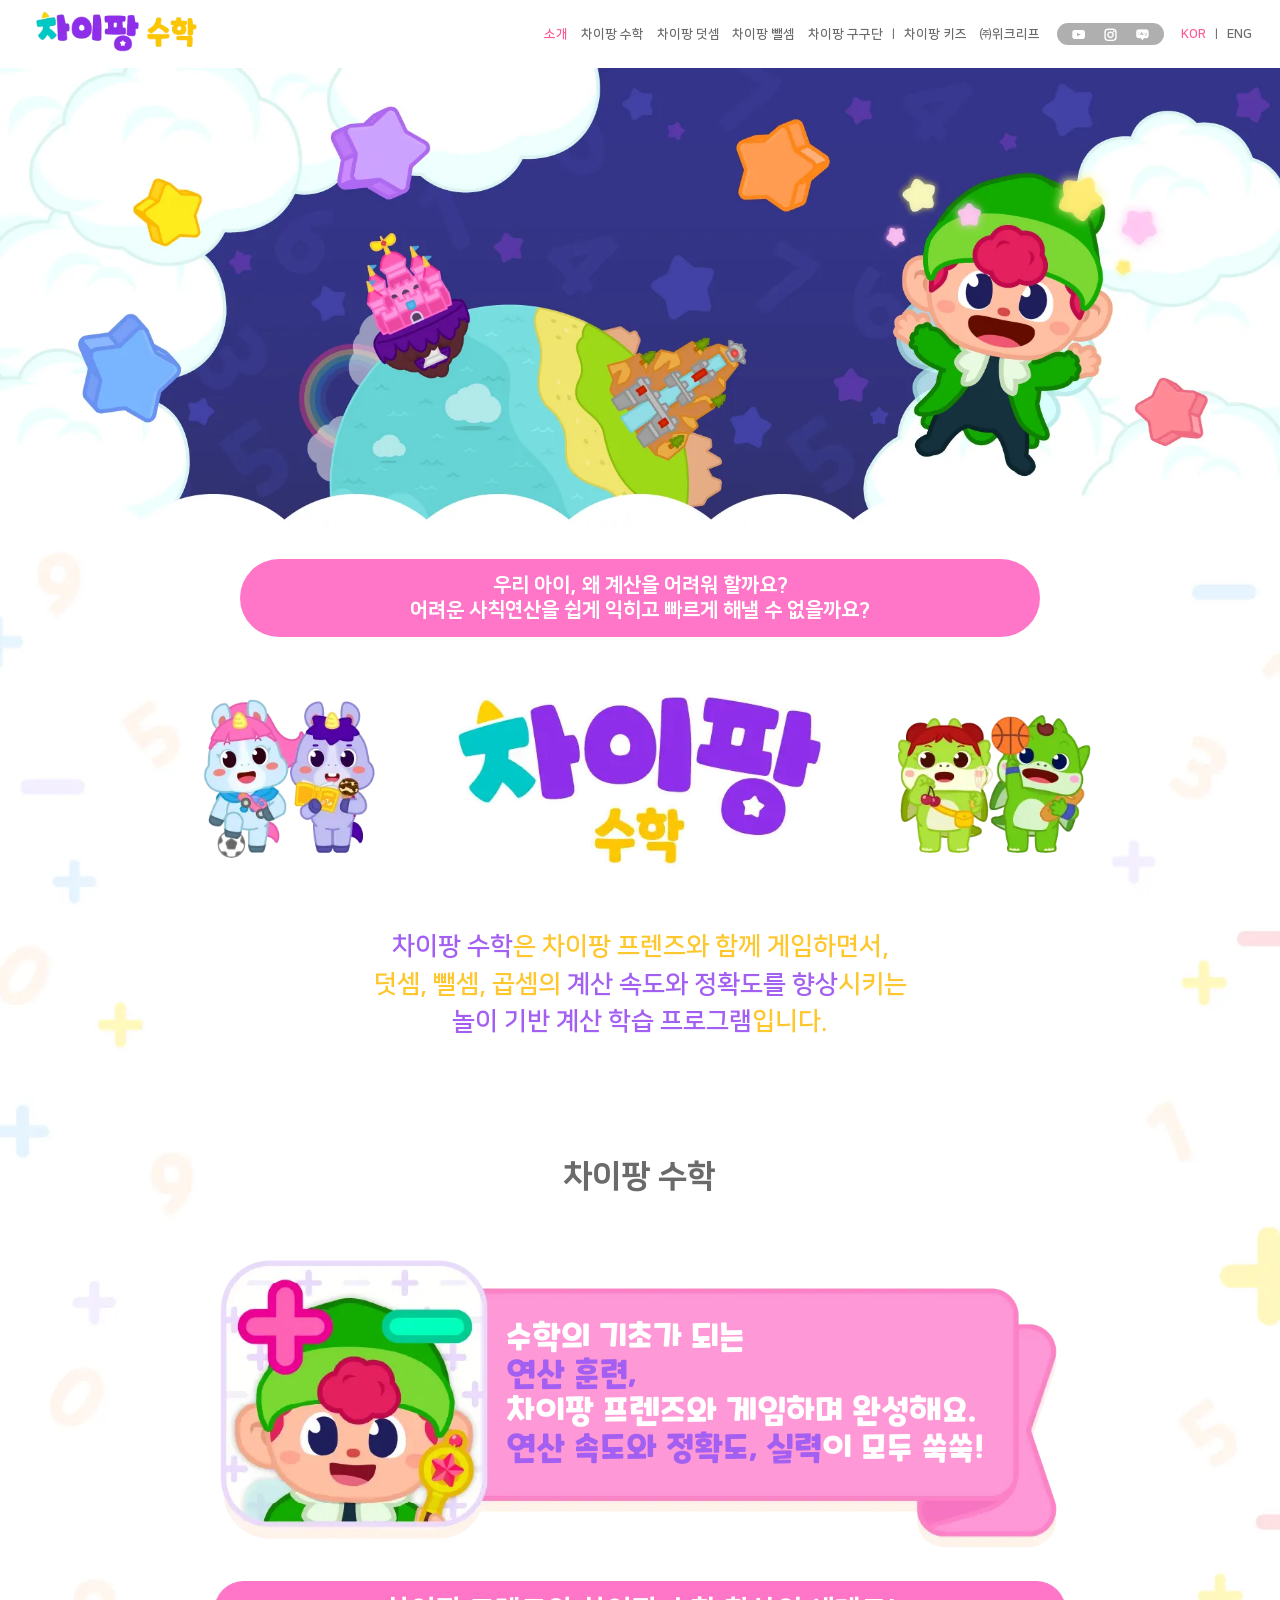
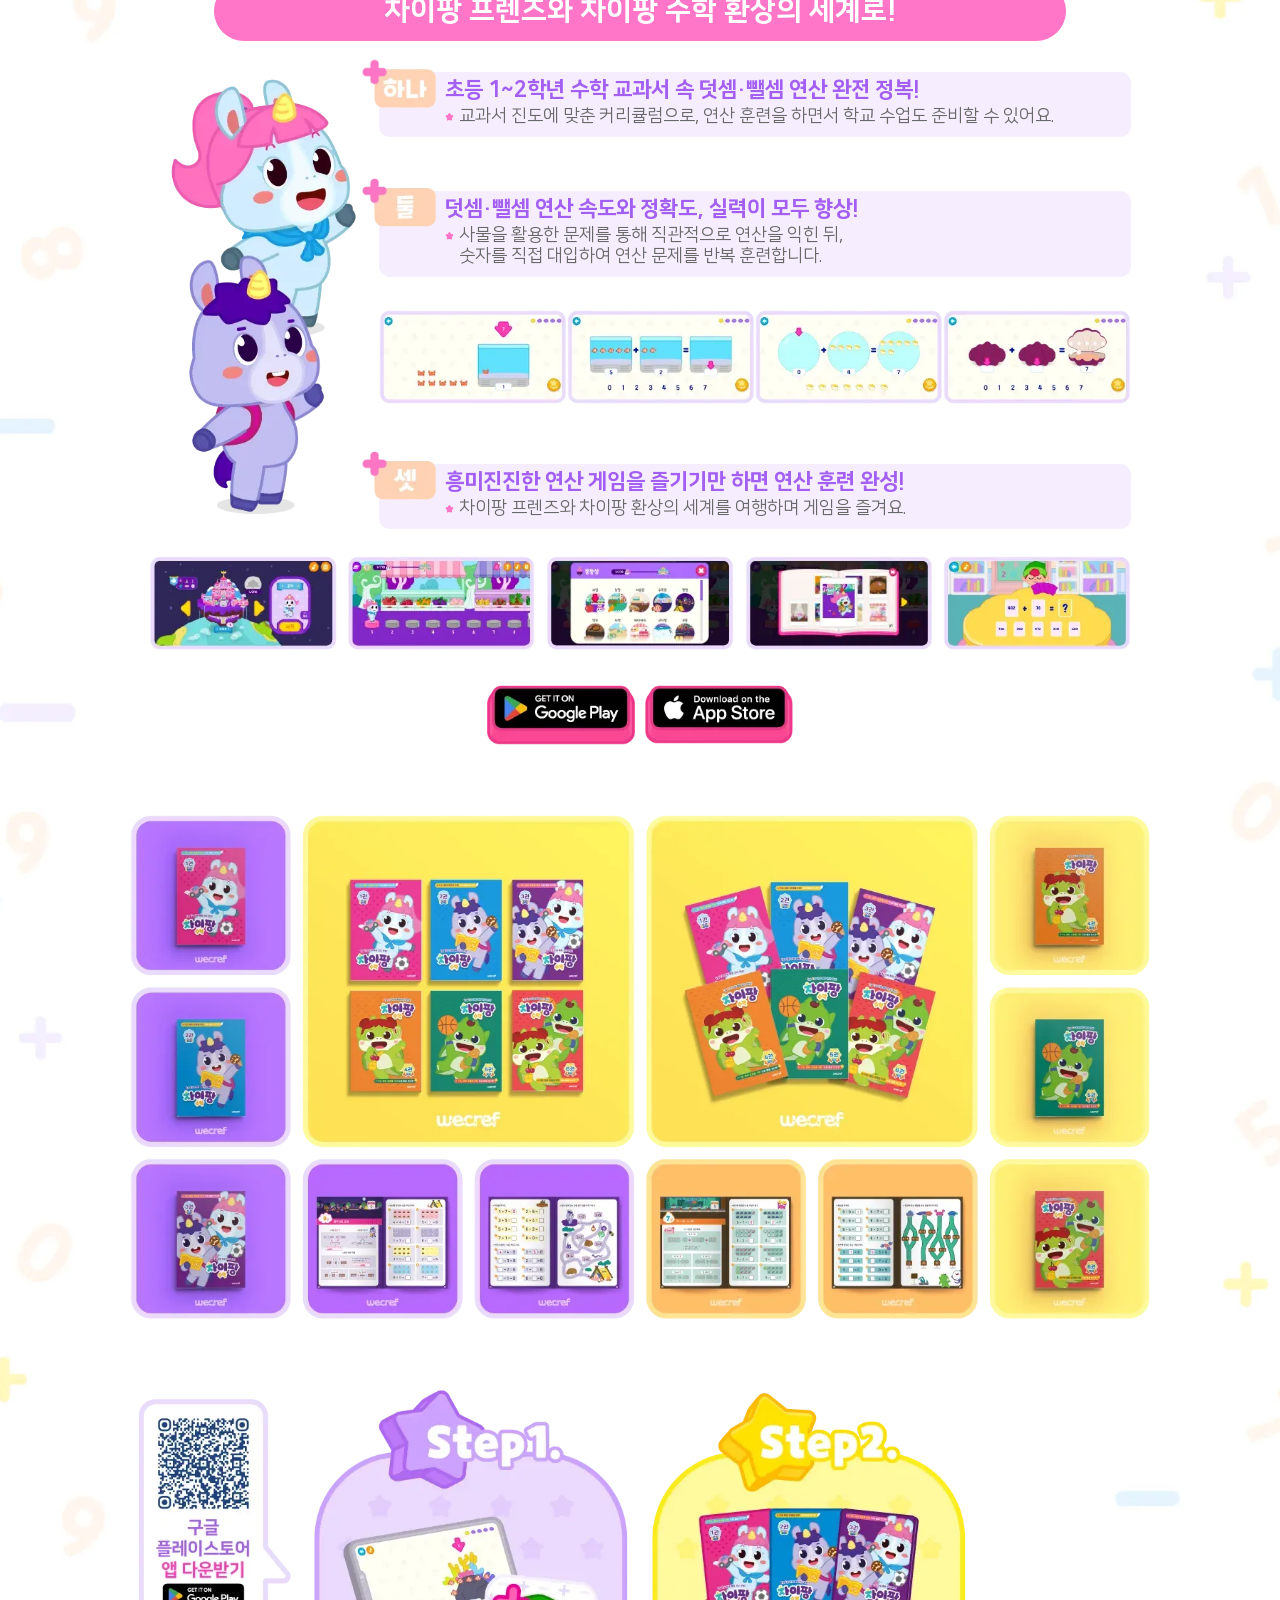
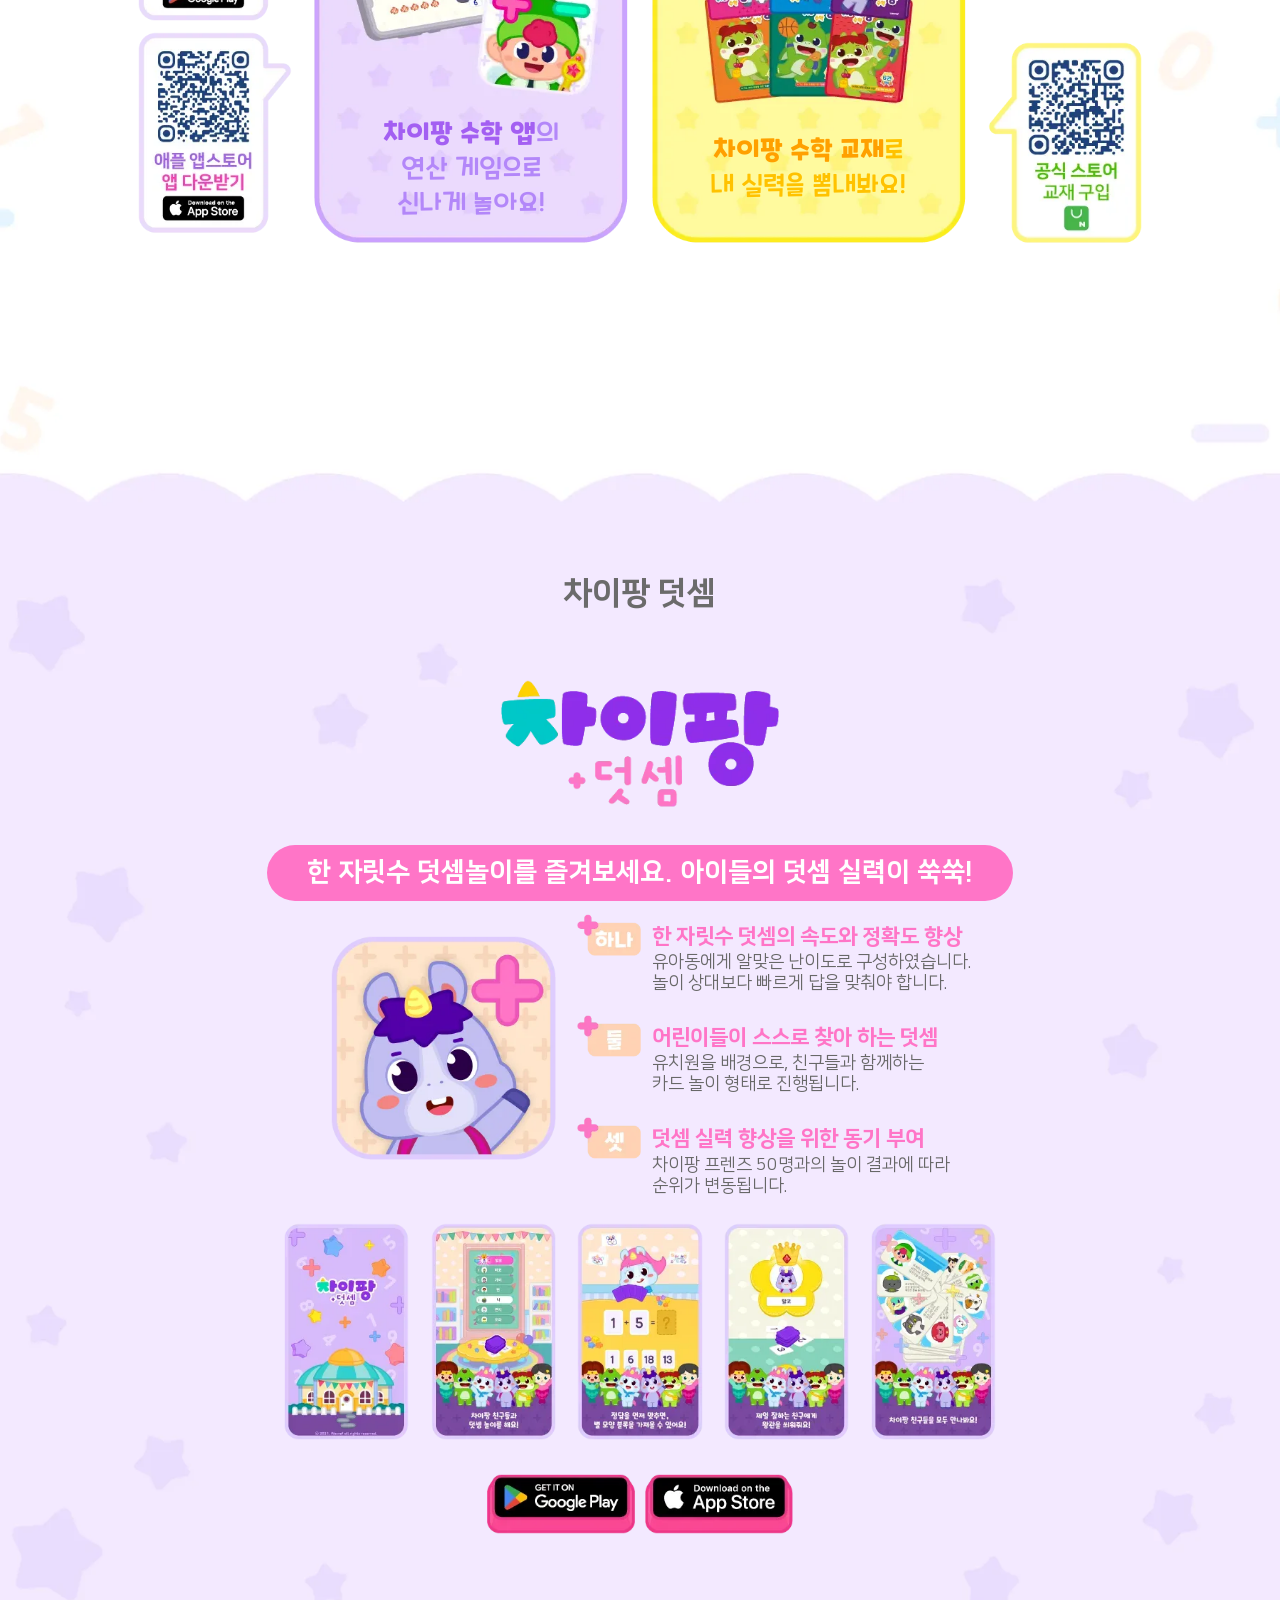
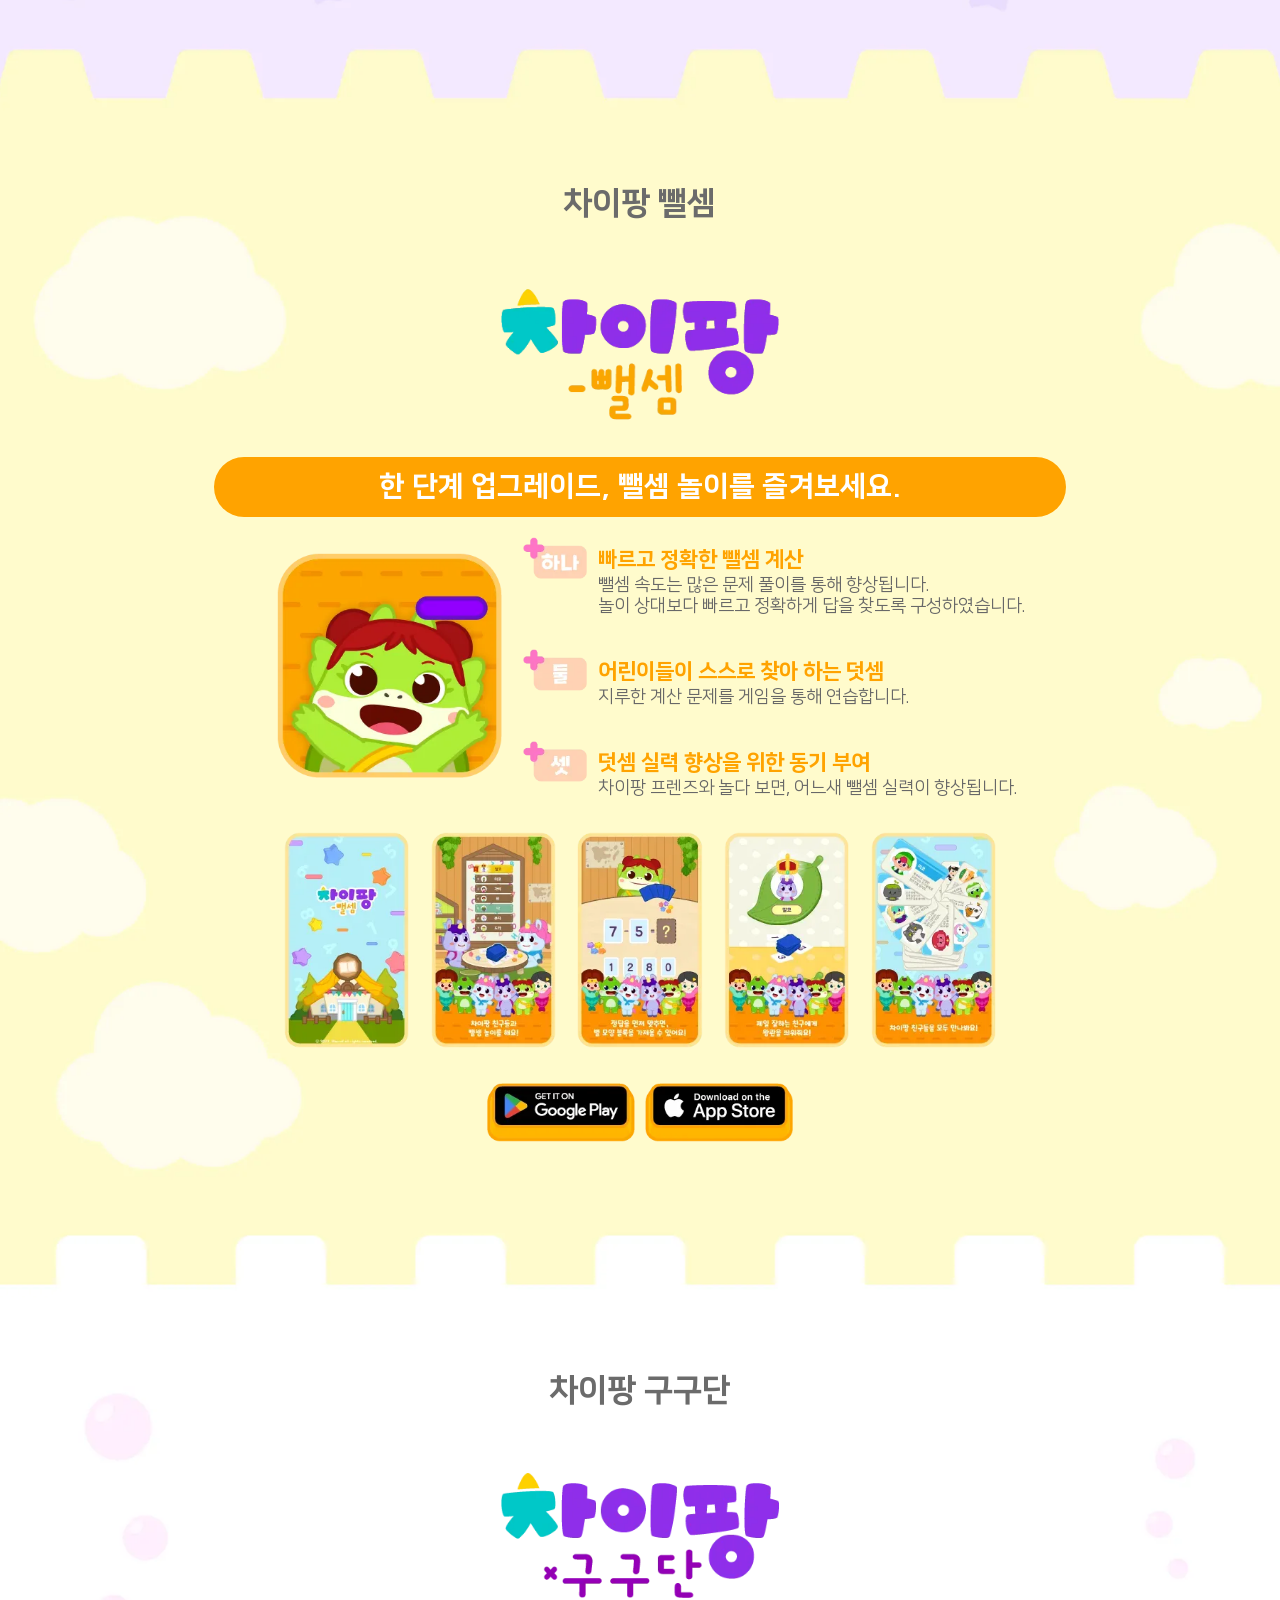
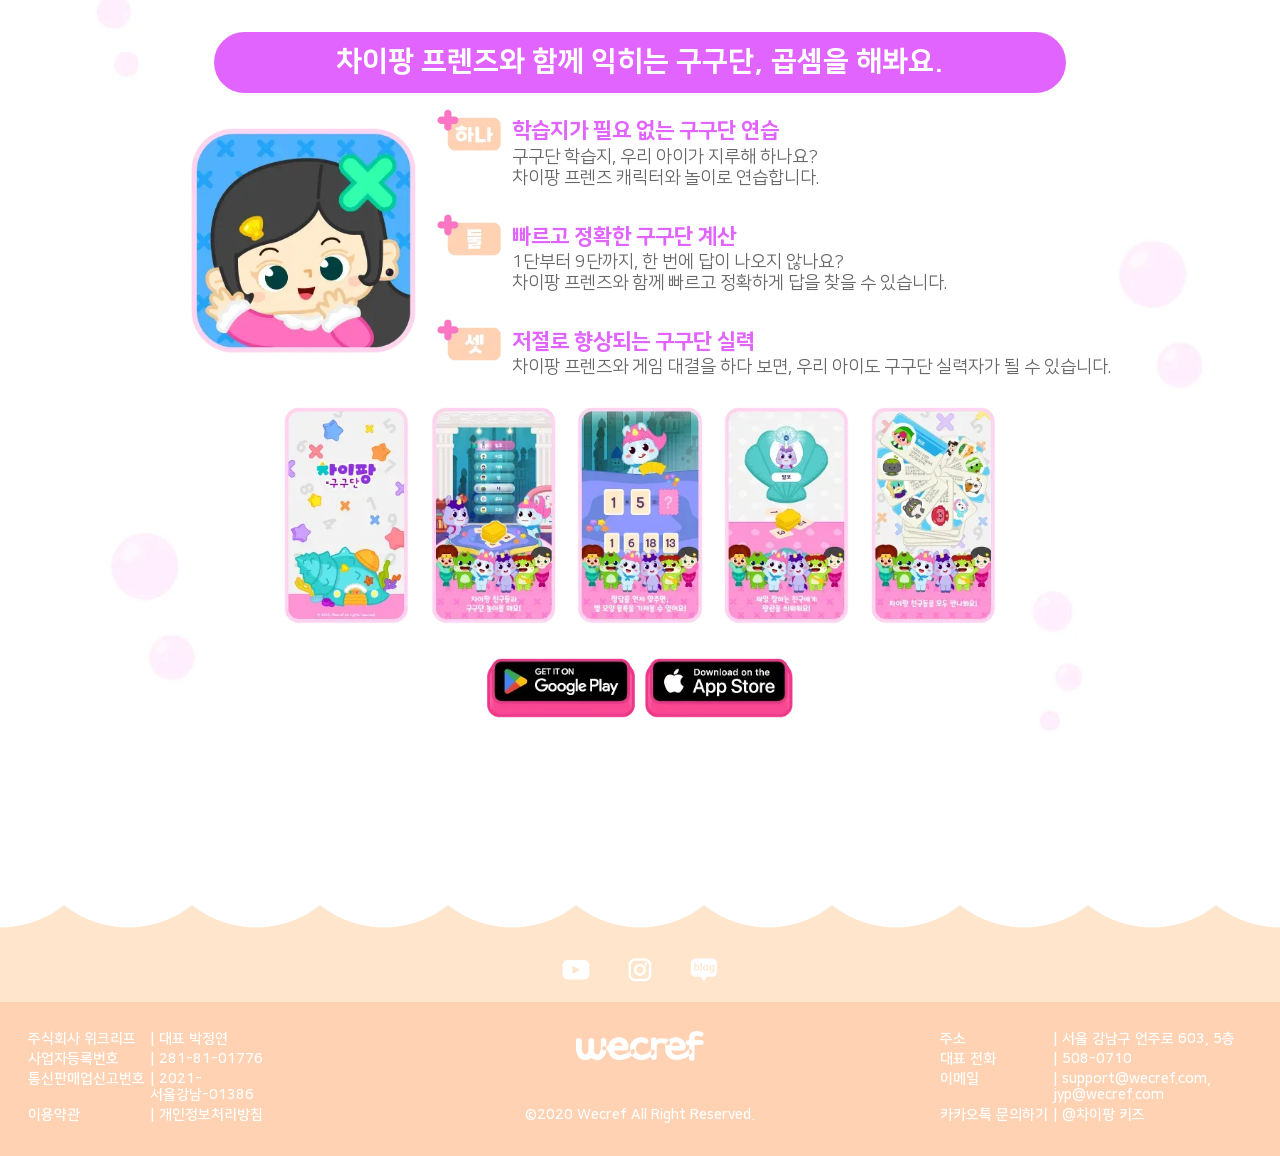
<file: kr_index.html>
<!DOCTYPE html>
<html lang="ko">

<head>
    <meta charset="UTF-8">
    <meta name="viewport" content="width=device-width, initial-scale=1.0">
    <meta name="Description" content="차이팡 수학은 게임하면서 덧셈, 뺄셈, 곱셈의 계산 속도와 정확도를 향상시키는 놀이 기반 계산학습 프로그램입니다." />
    <meta name="author" content="K.Moon" />
    <meta name="publisher" content="Wecref" />
    <meta name="copyright" content="2020 Wecref Co., Ltd." />

    <!-- Open Graph 메타태그 -->
    <meta property="og:type" content="website" />
    <meta property="og:url" content="https://math.chaipangkids.com/" />
    <meta property="og:title" content="차이팡 수학" />
    <meta property="og:image" content="https://math.chaipangkids.com/shared/images/share.png" />
    <meta property="og:description" content="차이팡 수학은 게임하면서 덧셈, 뺄셈, 곱셈의 계산 속도와 정확도를 향상시키는 놀이 기반 계산학습 프로그램입니다." />
    <meta property="og:site_name" content="차이팡 수학" />
    <meta property="og:locale" content="ko_KR" />
    <meta property="og:image:width" content="1200" />
    <meta property="og:image:height" content="630" />
    <meta property="og:image:alt" content="차이팡 공유 썸네일" />

    <!-- Twitter Card -->
    <meta name="twitter:card" content="summary_large_image" />
    <meta name="twitter:title" content="차이팡 수학" />
    <meta name="twitter:description" content="차이팡 수학은 게임하면서 덧셈, 뺄셈, 곱셈의 계산 속도와 정확도를 향상시키는 놀이 기반 계산학습 프로그램입니다." />
    <meta name="twitter:image" content="https://math.chaipangkids.com/shared/images/share.png" />

    <link rel="shortcut icon" type="image/png" href="./shared/images/wecref_cion.png" />
    <title>차이팡 수학</title>

    <link rel="stylesheet" href="./main.css" />
    <script type="module" src="./main.js"></script>
</head>

<body>
    <span id="menu-main"></span>
    <nav>
        <div class="nav-header">
            <a href="/" class="logo">
                <picture><source srcset="./components/nav/images/siteNavBi.webp" type="image/webp"><img src="./components/nav/images/siteNavBi.png" alt="위크리프 로고" /></picture>
            </a>
            <button class="menu-toggle" aria-label="메뉴 토글">
                <img src="./components/nav/images/list_white_48dp.svg" alt="메뉴 아이콘" />
            </button>
        </div>
        <div class="nav-body">
            <ul class="nav-menus">
                <li><a href="#menu-main">소개</a></li>
                <li><a href="#menu-math">차이팡 수학</a></li>
                <li><a href="#menu-addition">차이팡 덧셈</a></li>
                <li><a href="#menu-subtraction">차이팡 뺄셈</a></li>
                <li><a href="#menu-multiplication">차이팡 구구단</a></li>
                <li><a href="https://chaipangkids.com/kr_index.html">차이팡 키즈</a></li>
                <li><a href="https://wecref.com/kr_index.html">㈜위크리프</a></li>
            </ul>
            <ul class="social-links">
                <li>
                    <a href="https://www.youtube.com/channel/UCpsxCqG0PIUx75o36Si4ptA" target="_blank">
                        <picture>
                            <source srcset="./shared/images/youtubeLogo.webp" type="image/webp">
                            <img src="./shared/images/youtubeLogo.png" alt="유튜브">
                        </picture>
                    </a>
                </li>
                <li>
                    <a href="https://www.instagram.com/chaipang.kids" target="_blank">
                        <picture>
                            <source srcset="./shared/images/instagramLogo.webp" type="image/webp">
                            <img src="./shared/images/instagramLogo.png" alt="인스타그램">
                        </picture>
                    </a>
                </li>
                <li>
                    <a href="https://blog.naver.com/chaipang_kids" target="_blank">
                        <picture>
                            <source srcset="./shared/images/blogLogo.webp" type="image/webp">
                            <img src="./shared/images/blogLogo.png" alt="블로그">
                        </picture>
                    </a>
                </li>
            </ul>
            <ul class="language-selector">
                <li><a href="kr_index.html" class="active">KOR</a></li>
                <li><a href="en_index.html">ENG</a></li>
            </ul>
        </div>
    </nav>

    <div id="contents-main">
        <picture>
            <source srcset="./components/hero/images/banner_BG.webp" type="image/webp">
            <img src="./components/hero/images/banner_BG.png" alt="" />
        </picture>
    </div>
    <span id="menu-math"></span>
    <div class="contents-card">
        <picture class="bg">
            <source srcset="./components/section-product/images/BG_1.webp" type="image/webp">
            <img src="./components/section-product/images/BG_1.png" alt="" />
        </picture>
        <div class="hero-content">
            <div class="pink-rectangle">
                <p>우리 아이, 왜 계산을 어려워 할까요?</p>
                <p>어려운 사칙연산을 쉽게 익히고 빠르게 해낼 수 없을까요?</p>
            </div>
            <div class="hero-images">
                <picture class="side">
                    <source srcset="./components/hero/images/Main_CM.webp" type="image/webp">
                    <img src="./components/hero/images/Main_CM.png" alt="" />
                </picture>
                <picture class="logo"><source srcset="./shared/images/banner_BI_KR.webp" type="image/webp"><img src="./shared/images/banner_BI_KR.png" alt="차이팡 수학 로고" /></picture>
                <picture class="side">
                    <source srcset="./components/hero/images/Main_DG.webp" type="image/webp">
                    <img src="./components/hero/images/Main_DG.png" alt="" />
                </picture>
            </div>
            <div class="info">
                <p>
                    <span class="TxtNeon00">차이팡 수학</span>은 차이팡 프렌즈와 함께 게임하면서,<br>
                    덧셈, 뺄셈, 곱셈의 <span class="TxtNeon00">계산 속도와 정확도를 향상</span>시키는<br>
                    <span class="TxtNeon00">놀이 기반 계산 학습 프로그램</span>입니다.
                </p>
            </div>
        </div>
        <div class="title">
            <p>차이팡 수학</p>
            <div class="math-title-wrap">
                <picture class="math-title"><source srcset="./components/section-product/images/App_Icon_Math.webp" type="image/webp"><img src="./components/section-product/images/App_Icon_Math.png" alt="차이팡 수학 로고" /></picture>
                <div class="title-text">
                    <p>수학의 기초가 되는<br><span class="highlight">연산 훈련,</span><br>차이팡 프렌즈와 게임하며 완성해요.<br><span class="highlight">연산 속도와 정확도, 실력</span>이 모두 쑥쑥!</p>
                </div>
            </div>
        </div>
        <div class="pink-rectangle">
            <p>차이팡 프렌즈와 차이팡 수학 환상의 세계로!</p>
        </div>

        <div class="info">
            <picture><source srcset="./components/section-product/images/ConzyMalco.webp" type="image/webp"><img class="icon" src="./components/section-product/images/ConzyMalco.png" alt="차이팡 수학 아이콘" /></picture>
            <div class="texts">
                <div>
                    <picture><source srcset="./components/section-product/images/kr/1_KR.webp" type="image/webp"><img src="./components/section-product/images/kr/1_KR.png" alt="넘버링 이미지" /></picture>
                    <div>
                        <h1>초등 1~2학년 수학 교과서 속<br class="responsive-break"> 덧셈·뺄셈 연산 완전 정복!</h1>
                        <p>교과서 진도에 맞춘 커리큘럼으로,<br class="responsive-break"> 연산 훈련을 하면서 학교 수업도 준비할 수 있어요.</p>
                    </div>
                </div>

                <div>
                    <picture><source srcset="./components/section-product/images/kr/2_KR.webp" type="image/webp"><img src="./components/section-product/images/kr/2_KR.png" alt="넘버링 이미지" /></picture>
                    <div>
                        <h1>덧셈·뺄셈 연산 속도와 정확도,<br class="responsive-break"> 실력이 모두 향상!</h1>
                        <p>사물을 활용한 문제를 통해 직관적으로 연산을 익힌 뒤,</p>
                        <p>숫자를 직접 대입하여 연산 문제를 반복 훈련합니다.</p>
                    </div>
                </div>
                <div class="screenshots">
                    <picture><source srcset="./components/section-product/images/kr/2_screenshot_1_KR.webp" type="image/webp"><img src="./components/section-product/images/kr/2_screenshot_1_KR.png" alt="" /></picture>
                    <picture><source srcset="./components/section-product/images/kr/2_screenshot_2_KR.webp" type="image/webp"><img src="./components/section-product/images/kr/2_screenshot_2_KR.png" alt="" /></picture>
                    <picture><source srcset="./components/section-product/images/kr/2_screenshot_3_KR.webp" type="image/webp"><img src="./components/section-product/images/kr/2_screenshot_3_KR.png" alt="" /></picture>
                    <picture><source srcset="./components/section-product/images/kr/2_screenshot_4_KR.webp" type="image/webp"><img src="./components/section-product/images/kr/2_screenshot_4_KR.png" alt="" /></picture>
                </div>

                <div>
                    <picture><source srcset="./components/section-product/images/kr/3_KR.webp" type="image/webp"><img src="./components/section-product/images/kr/3_KR.png" alt="넘버링 이미지" /></picture>
                    <div>
                        <h1>흥미진진한 연산 게임을 즐기기만 하면<br class="responsive-break"> 연산 훈련 완성!</h1>
                        <p>차이팡 프렌즈와 차이팡 환상의 세계를 여행하며<br class="responsive-break"> 게임을 즐겨요.</p>
                    </div>
                </div>
            </div>
        </div>

        <div class="showcase-type01">
            <picture><source srcset="./components/section-product/images/kr/3_screenshot_1_KR.webp" type="image/webp"><img src="./components/section-product/images/kr/3_screenshot_1_KR.png" alt="차이팡 수학 앱 사진"></picture>
            <picture><source srcset="./components/section-product/images/kr/3_screenshot_2_KR.webp" type="image/webp"><img src="./components/section-product/images/kr/3_screenshot_2_KR.png" alt="차이팡 수학 앱 사진"></picture>
            <picture><source srcset="./components/section-product/images/kr/3_screenshot_3_KR.webp" type="image/webp"><img src="./components/section-product/images/kr/3_screenshot_3_KR.png" alt="차이팡 수학 앱 사진"></picture>
            <picture><source srcset="./components/section-product/images/kr/3_screenshot_4_KR.webp" type="image/webp"><img src="./components/section-product/images/kr/3_screenshot_4_KR.png" alt="차이팡 수학 앱 사진"></picture>
            <picture><source srcset="./components/section-product/images/kr/3_screenshot_5_KR.webp" type="image/webp"><img src="./components/section-product/images/kr/3_screenshot_5_KR.png" alt="차이팡 수학 앱 사진"></picture>
        </div>

        <div class="link">
            <a href="https://play.google.com/store/apps/details?id=com.wecref.edu.chaipang.math&hl=KR" target="_blank">
                <picture><source srcset="./components/section-product/images/button_GooglePlay_cn.webp" type="image/webp"><img src="./components/section-product/images/button_GooglePlay_cn.png" alt="수학 구글 스토어"></picture></a>
            <a href="https://apps.apple.com/kr/app/chaipang-math/id6449987310" target="_blank">
                <picture><source srcset="./components/section-product/images/button_AppStore_cn.webp" type="image/webp"><img src="./components/section-product/images/button_AppStore_cn.png" alt="수학 애플 스토어"></picture></a>
        </div>

        <div class="showcase-type03">
            <picture><source srcset="./components/section-product/images/Book.webp" type="image/webp"><img src="./components/section-product/images/Book.png" alt="" /></picture>
        </div>

        <div class="showcase-step">
            <div class="step-group">
                <div class="step-buttons">
                    <a href="https://play.google.com/store/apps/details?id=com.wecref.edu.chaipang.math&hl=KR" target="_blank">
                    <picture><source srcset="./components/section-product/images/kr/Step1_GooglePlay_KR.webp" type="image/webp"><img src="./components/section-product/images/kr/Step1_GooglePlay_KR.png" alt="" /></picture></a>
                    <a href="https://apps.apple.com/kr/app/chaipang-math/id6449987310" target="_blank">
                    <picture><source srcset="./components/section-product/images/kr/Step1_Appstore_KR.webp" type="image/webp"><img src="./components/section-product/images/kr/Step1_Appstore_KR.png" alt="" /></picture></a>
                </div>
                <div class="step-item">
                    <picture><source srcset="./components/section-product/images/kr/Step1.webp" type="image/webp"><img src="./components/section-product/images/kr/Step1.png" alt="" /></picture>
                    <div class="step-text">
                        <p><span class="highlight">차이팡 수학 앱</span>의<br>연산 게임으로<br>신나게 놀아요!</p>
                    </div>
                </div>
            </div>
            <div class="step-group">
                <div class="step-item">
                    <picture><source srcset="./components/section-product/images/kr/Step2.webp" type="image/webp"><img src="./components/section-product/images/kr/Step2.png" alt="" /></picture>
                    <div class="step-text">
                        <p><span class="highlight">차이팡 수학 교재</span>로<br>내 실력을 뽐내봐요!</p>
                    </div>
                </div>
                <a href="https://smartstore.naver.com/chaipang_kids" target="_blank"><picture><source srcset="./components/section-product/images/kr/Step2_Naver_KR.webp" type="image/webp"><img src="./components/section-product/images/kr/Step2_Naver_KR.png" alt="" /></picture></a>
            </div>
        </div>
    </div>
    <span id="menu-addition"></span>
    <div class="contents-card">
        <picture class="bg">
            <source srcset="./components/section-product/images/BG_2.webp" type="image/webp">
            <img src="./components/section-product/images/BG_2.png" alt="" />
        </picture>
        <div class="title">
            <p>차이팡 덧셈</p>
            <picture><source srcset="./components/section-product/images/kr/Add_BI_KR.webp" type="image/webp"><img src="./components/section-product/images/kr/Add_BI_KR.png" alt="차이팡 덧셈 로고" /></picture>
        </div>
        <div class="pink-rectangle">
            <p>한 자릿수 덧셈놀이를 즐겨보세요.<br class="responsive-break"> 아이들의 덧셈 실력이 쑥쑥!</p>
        </div>

        <div class="info">
            <picture><source srcset="./components/section-product/images/App_Icon_add.webp" type="image/webp"><img class="icon" src="./components/section-product/images/App_Icon_add.png" alt="차이팡 덧셈 아이콘" /></picture>
            <div class="texts">
                <div>
                    <picture><source srcset="./components/section-product/images/kr/1_KR.webp" type="image/webp"><img src="./components/section-product/images/kr/1_KR.png" alt="넘버링 이미지" /></picture>
                    <div>
                        <h1>한 자릿수 덧셈의 속도와 정확도 향상</h1>
                        <p>유아동에게 알맞은 난이도로 구성하였습니다.<br>놀이 상대보다 빠르게 답을 맞춰야 합니다.</p>
                    </div>
                </div>

                <div>
                    <picture><source srcset="./components/section-product/images/kr/2_KR.webp" type="image/webp"><img src="./components/section-product/images/kr/2_KR.png" alt="넘버링 이미지" /></picture>
                    <div>
                        <h1>어린이들이 스스로 찾아 하는 덧셈</h1>
                        <p>유치원을 배경으로, 친구들과 함께하는<br>카드 놀이 형태로 진행됩니다.</p>
                    </div>
                </div>

                <div>
                    <picture><source srcset="./components/section-product/images/kr/3_KR.webp" type="image/webp"><img src="./components/section-product/images/kr/3_KR.png" alt="넘버링 이미지" /></picture>
                    <div>
                        <h1>덧셈 실력 향상을 위한 동기 부여</h1>
                        <p>차이팡 프렌즈 50명과의 놀이 결과에 따라<br>순위가 변동됩니다.</p>
                    </div>
                </div>
            </div>
        </div>

        <div class="showcase-type02">
            <picture><source srcset="./components/section-product/images/kr/Add_screenshot_1_KR.webp" type="image/webp"><img src="./components/section-product/images/kr/Add_screenshot_1_KR.png" alt="차이팡 덧셈 앱 사진"></picture>
            <picture><source srcset="./components/section-product/images/kr/Add_screenshot_2_KR.webp" type="image/webp"><img src="./components/section-product/images/kr/Add_screenshot_2_KR.png" alt="차이팡 덧셈 앱 사진"></picture>
            <picture><source srcset="./components/section-product/images/kr/Add_screenshot_3_KR.webp" type="image/webp"><img src="./components/section-product/images/kr/Add_screenshot_3_KR.png" alt="차이팡 덧셈 앱 사진"></picture>
            <picture><source srcset="./components/section-product/images/kr/Add_screenshot_4_KR.webp" type="image/webp"><img src="./components/section-product/images/kr/Add_screenshot_4_KR.png" alt="차이팡 덧셈 앱 사진"></picture>
            <picture><source srcset="./components/section-product/images/kr/Add_screenshot_5_KR.webp" type="image/webp"><img src="./components/section-product/images/kr/Add_screenshot_5_KR.png" alt="차이팡 덧셈 앱 사진"></picture>
        </div>

        <div class="link">
            <a href="https://play.google.com/store/apps/details?id=com.wecref.chaipang.addition" target="_blank">
                <picture><source srcset="./components/section-product/images/button_GooglePlay_cn.webp" type="image/webp"><img src="./components/section-product/images/button_GooglePlay_cn.png" alt="수학 구글 스토어"></picture></a>
            <a href="https://apps.apple.com/kr/app/chaipang-addition/id1608482068" target="_blank">
                <picture><source srcset="./components/section-product/images/button_AppStore_cn.webp" type="image/webp"><img src="./components/section-product/images/button_AppStore_cn.png" alt="수학 애플 스토어"></picture></a>
        </div>



    </div>

    <span id="menu-subtraction"></span>
    <div class="contents-card">
        <picture class="bg">
            <source srcset="./components/section-product/images/BG_3.webp" type="image/webp">
            <img src="./components/section-product/images/BG_3.png" alt="" />
        </picture>
        <div class="title">
            <p>차이팡 뺄셈</p>
            <picture><source srcset="./components/section-product/images/kr/Sub_BI_KR.webp" type="image/webp"><img src="./components/section-product/images/kr/Sub_BI_KR.png" alt="차이팡 뺄셈 로고" /></picture>
        </div>
        <div class="pink-rectangle">
            <p>한 단계 업그레이드,<br class="responsive-break"> 뺄셈 놀이를 즐겨보세요.</p>
        </div>

        <div class="info">
            <picture><source srcset="./components/section-product/images/App_Icon_sub.webp" type="image/webp"><img class="icon" src="./components/section-product/images/App_Icon_sub.png" alt="차이팡 뺄셈 아이콘" /></picture>
            <div class="texts">
                <div>
                    <picture><source srcset="./components/section-product/images/kr/1_KR.webp" type="image/webp"><img src="./components/section-product/images/kr/1_KR.png" alt="넘버링 이미지" /></picture>
                    <div>
                        <h1>빠르고 정확한 뺄셈 계산</h1>
                        <p>뺄셈 속도는 많은 문제 풀이를 통해 향상됩니다.</p>
                        <p>놀이 상대보다 빠르고 정확하게 답을 찾도록<br class="responsive-break"> 구성하였습니다.</p>
                    </div>
                </div>

                <div>
                    <picture><source srcset="./components/section-product/images/kr/2_KR.webp" type="image/webp"><img src="./components/section-product/images/kr/2_KR.png" alt="넘버링 이미지" /></picture>
                    <div>
                        <h1>어린이들이 스스로 찾아 하는 덧셈</h1>
                        <p>지루한 계산 문제를 게임을 통해 연습합니다.</p>
                    </div>
                </div>

                <div>
                    <picture><source srcset="./components/section-product/images/kr/3_KR.webp" type="image/webp"><img src="./components/section-product/images/kr/3_KR.png" alt="넘버링 이미지" /></picture>
                    <div>
                        <h1>덧셈 실력 향상을 위한 동기 부여</h1>
                        <p>차이팡 프렌즈와 놀다 보면,<br class="responsive-break"> 어느새 뺄셈 실력이 향상됩니다.</p>
                    </div>
                </div>
            </div>
        </div>

        <div class="showcase-type02">
            <picture><source srcset="./components/section-product/images/kr/Sub_screenshot_1_KR.webp" type="image/webp"><img src="./components/section-product/images/kr/Sub_screenshot_1_KR.png" alt="차이팡 뺄셈 앱 사진"></picture>
            <picture><source srcset="./components/section-product/images/kr/Sub_screenshot_2_KR.webp" type="image/webp"><img src="./components/section-product/images/kr/Sub_screenshot_2_KR.png" alt="차이팡 뺄셈 앱 사진"></picture>
            <picture><source srcset="./components/section-product/images/kr/Sub_screenshot_3_KR.webp" type="image/webp"><img src="./components/section-product/images/kr/Sub_screenshot_3_KR.png" alt="차이팡 뺄셈 앱 사진"></picture>
            <picture><source srcset="./components/section-product/images/kr/Sub_screenshot_4_KR.webp" type="image/webp"><img src="./components/section-product/images/kr/Sub_screenshot_4_KR.png" alt="차이팡 뺄셈 앱 사진"></picture>
            <picture><source srcset="./components/section-product/images/kr/Sub_screenshot_5_KR.webp" type="image/webp"><img src="./components/section-product/images/kr/Sub_screenshot_5_KR.png" alt="차이팡 뺄셈 앱 사진"></picture>
        </div>

        <div class="link">
            <a href="https://play.google.com/store/apps/details?id=com.wecref.chaipang.subtraction" target="_blank">
                <picture><source srcset="./components/section-product/images/website_Chaipangkids_b_google.webp" type="image/webp"><img src="./components/section-product/images/website_Chaipangkids_b_google.png" alt="수학 구글 스토어"></picture></a>
            <a href="https://apps.apple.com/kr/app/chaipang-subtraction/id1614401871" target="_blank">
                <picture><source srcset="./components/section-product/images/website_Chaipangkids_b_appstore.webp" type="image/webp"><img src="./components/section-product/images/website_Chaipangkids_b_appstore.png" alt="수학 애플 스토어"></picture></a>
        </div>
    </div>

<span id="menu-multiplication"></span>
    <div class="contents-card">
        <picture class="bg">
            <source srcset="./components/section-product/images/BG_4.webp" type="image/webp">
            <img src="./components/section-product/images/BG_4.png" alt="" />
        </picture>
        <div class="title">
            <p>차이팡 구구단</p>
            <picture><source srcset="./components/section-product/images/kr/Mul/Title.webp" type="image/webp"><img src="./components/section-product/images/kr/Mul/Title.png" alt="차이팡 구구단 로고" /></picture>
        </div>
        <div class="pink-rectangle">
            <p>차이팡 프렌즈와 함께 익히는<br class="responsive-break"> 구구단, 곱셈을 해봐요.</p>
        </div>

        <div class="info">
            <picture><source srcset="./components/section-product/images/MultiplicationIcon.webp" type="image/webp"><img class="icon" src="./components/section-product/images/MultiplicationIcon.png" alt="차이팡 구구단 아이콘" /></picture>
            <div class="texts">
                <div>
                    <picture><source srcset="./components/section-product/images/kr/1_KR.webp" type="image/webp"><img src="./components/section-product/images/kr/1_KR.png" alt="넘버링 이미지" /></picture>
                    <div>
                        <h1>학습지가 필요 없는 구구단 연습</h1>
                        <p>구구단 학습지, 우리 아이가 지루해 하나요?</p>
                        <p>차이팡 프렌즈 캐릭터와 놀이로 연습합니다.</p>
                    </div>
                </div>

                <div>
                    <picture><source srcset="./components/section-product/images/kr/2_KR.webp" type="image/webp"><img src="./components/section-product/images/kr/2_KR.png" alt="넘버링 이미지" /></picture>
                    <div>
                        <h1>빠르고 정확한 구구단 계산</h1>
                        <p>1단부터 9단까지, 한 번에 답이 나오지 않나요?</p>
                        <p>차이팡 프렌즈와 함께 빠르고 정확하게<br class="responsive-break"> 답을 찾을 수 있습니다.</p>
                    </div>
                </div>

                <div>
                    <picture><source srcset="./components/section-product/images/kr/3_KR.webp" type="image/webp"><img src="./components/section-product/images/kr/3_KR.png" alt="넘버링 이미지" /></picture>
                    <div>
                        <h1>저절로 향상되는 구구단 실력</h1>
                        <p>차이팡 프렌즈와 게임 대결을 하다 보면, <br class="responsive-break">우리 아이도 구구단 실력자가 될 수 있습니다.</p>
                    </div>
                </div>
            </div>
        </div>

        <div class="showcase-type02">
            <picture><source srcset="./components/section-product/images/kr/Mult_screenshot_1_KR.webp" type="image/webp"><img src="./components/section-product/images/kr/Mult_screenshot_1_KR.png" alt="차이팡 구구단 앱 사진"></picture>
            <picture><source srcset="./components/section-product/images/kr/Mult_screenshot_2_KR.webp" type="image/webp"><img src="./components/section-product/images/kr/Mult_screenshot_2_KR.png" alt="차이팡 구구단 앱 사진"></picture>
            <picture><source srcset="./components/section-product/images/kr/Mult_screenshot_3_KR.webp" type="image/webp"><img src="./components/section-product/images/kr/Mult_screenshot_3_KR.png" alt="차이팡 구구단 앱 사진"></picture>
            <picture><source srcset="./components/section-product/images/kr/Mult_screenshot_4_KR.webp" type="image/webp"><img src="./components/section-product/images/kr/Mult_screenshot_4_KR.png" alt="차이팡 구구단 앱 사진"></picture>
            <picture><source srcset="./components/section-product/images/kr/Mult_screenshot_5_KR.webp" type="image/webp"><img src="./components/section-product/images/kr/Mult_screenshot_5_KR.png" alt="차이팡 구구단 앱 사진"></picture>
        </div>

        <div class="link">
            <a href="https://play.google.com/store/apps/details?id=com.wecref.chaipang.multiplication" target="_blank">
                <picture><source srcset="./components/section-product/images/button_GooglePlay_cn.webp" type="image/webp"><img src="./components/section-product/images/button_GooglePlay_cn.png" alt="수학 구글 스토어"></picture></a>
            <a href="https://apps.apple.com/kr/app/chaipang-multiplication/id1615331704" target="_blank">
                <picture><source srcset="./components/section-product/images/button_AppStore_cn.webp" type="image/webp"><img src="./components/section-product/images/button_AppStore_cn.png" alt="수학 애플 스토어"></picture></a>
        </div>
    </div>

    <div id="waveDecoDown"></div>
    <footer>
        <ul class="footer-links">
            <li><a href="https://www.youtube.com/channel/UCpsxCqG0PIUx75o36Si4ptA" target="_blank" rel="noopener noreferrer"><picture><source srcset="./components/footer/images/ICON_Youtube.webp" type="image/webp"><img
                         src="./components/footer/images/ICON_Youtube.png" alt="유튜브 채널" /></picture></a></li>
            <li><a href="https://www.instagram.com/chaipang.kids" target="_blank" rel="noopener noreferrer"><picture><source srcset="./components/footer/images/ICON_Instagram.webp" type="image/webp"><img src="./components/footer/images/ICON_Instagram.png"
                         alt="인스타그램 페이지" /></picture></a></li>
            <li><a href="https://blog.naver.com/chaipang_kids" target="_blank" rel="noopener noreferrer"><picture><source srcset="./components/footer/images/ICON_Blog.webp" type="image/webp"><img src="./components/footer/images/ICON_Blog.png"
                         alt="네이버 블로그" /></picture></a>
            </li>
        </ul>
        <div class="footer-info footer-row">
            <ul class="info-list">
                <li><span>주식회사 위크리프</span><span>| 대표 박정연</span></li>
                <li><span>사업자등록번호</span><span>| 281-81-01776</span></li>
                <li><span>통신판매업신고번호</span><span>| 2021-서울강남-01386</span></li>
                <li><span>이용약관</span><span>| 개인정보처리방침</span></li>
            </ul>
            <ul class="info-list">
                <li><picture><source srcset="./components/footer/images/source_2.webp" type="image/webp"><img src="./components/footer/images/source_2.png" alt="위크리프 로고" /></picture></li>
                <li>©2020 Wecref All Right Reserved.</li>
            </ul>
            <ul class="info-list">
                <li><span>주소</span><span>| 서울 강남구 언주로 603, 5층</span></li>
                <li><span>대표 전화</span><span>| 508-0710</span></li>
                <li><span>이메일</span><span>| support@wecref.com, jyp@wecref.com</span></li>
                <li><span>카카오톡 문의하기</span><span>| @차이팡 키즈</span></li>
            </ul>
        </div>
        <div class="footer-col">
            <div class="col-cards">
                <p><strong>주식회사 위크리프</strong> <span>대표 박정연</span></p>
                <p><strong>사업자등록번호</strong> <span>281-81-01776</span></p>
                <p><strong>통신판매업신고번호</strong> <span>2021-서울강남-01386</span></p>
                <p><span class="label">이용약관</span> <span>개인정보처리방침</span></p>
                <p><strong>주소</strong> <span>서울 강남구<br>언주로 603, 5층</span></p>
                <p><strong>대표 전화</strong> <span>508-0710</span></p>
                <p><strong>이메일</strong> <span>support@wecref.com, jyp@wecref.com</span></p>
                <p><strong>카카오톡 문의하기</strong> <span>@차이팡 키즈</span></p>
            </div>
            <div class="col-logo">
                <picture><source srcset="./components/footer/images/source_2.webp" type="image/webp"><img src="./components/footer/images/source_2.png" alt="위크리프 로고" /></picture>
                <p>&copy;2020 Wecref All Right Reserved.</p>
            </div>
        </div>
    </footer>
</body>

</html>
</file>
<file: main.css>
@charset "UTF-8";
@import url(shared/Font.css);
@import url(shared/Base.css);
@import url(components/nav/Nav.css);
@import url(components/hero/Hero.css);
@import url(components/section-product/Product.css);
@import url(components/footer/Footer.css);
</file>
